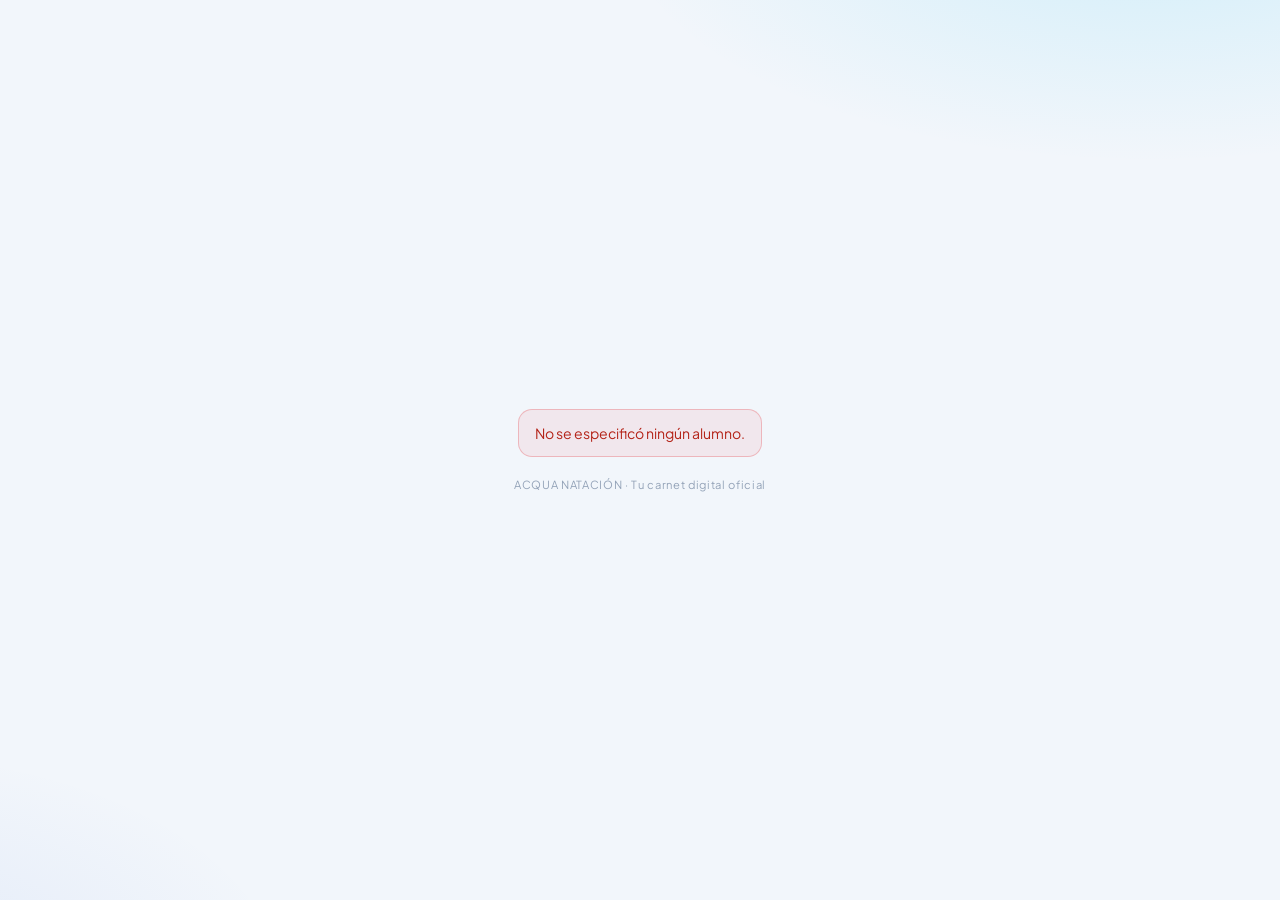
<file: carnet-acqua.html>
<!DOCTYPE html>
<html lang="es">
<head>
<meta charset="UTF-8">
<meta name="viewport" content="width=device-width, initial-scale=1.0">
<title>Carnet — ACQUA NATACIÓN</title>
<style>
*{box-sizing:border-box;margin:0;padding:0}
body{font-family:-apple-system,BlinkMacSystemFont,"Helvetica Neue",Arial,sans-serif;background:#F2F2F7;min-height:100vh;display:flex;flex-direction:column;align-items:center;justify-content:center;padding:2rem 1rem;gap:1.2rem}
canvas#carnetCanvas{border-radius:18px;box-shadow:0 8px 32px rgba(0,0,0,.4);max-width:100%}
.btns{display:flex;flex-direction:column;gap:10px;width:270px}
.btn{width:100%;padding:13px;border:none;border-radius:12px;font-size:.95rem;font-weight:700;cursor:pointer;display:flex;align-items:center;justify-content:center;gap:8px;transition:opacity .2s}
.btn-primary{background:linear-gradient(135deg,#03045E,#0077B6);color:#fff}
.btn-wa{background:#25D366;color:#fff}
.btn:hover{opacity:.88}
.btn:disabled{opacity:.5;cursor:not-allowed}
.loading{text-align:center;color:#6B7280;font-size:.9rem;padding:2rem}
.error{color:#EF4444;text-align:center;font-size:.88rem;max-width:270px}
.footer{font-size:.7rem;color:#9CA3AF;text-align:center}
</style>
<link rel="preconnect" href="https://fonts.googleapis.com">
<link rel="preconnect" href="https://fonts.gstatic.com" crossorigin>
<link href="https://fonts.googleapis.com/css2?family=Bricolage+Grotesque:opsz,wght@12..96,600;12..96,700;12..96,800&family=Plus+Jakarta+Sans:wght@400;500;600;700;800&display=swap" rel="stylesheet">
<meta name="theme-color" content="#071A3F">
<style id="acqua-theme">/* Tema ACQUA "Agua premium" v2 — capa visual unificada */
:root{--a-navy:#071A3F;--a-blue:#1A56DB;--a-blue2:#2F6FEB;--a-blue3:#1240A8;--a-cyan:#22C3F0;--a-cyan2:#A5E8FB;--a-ink:#0A1A33;--a-ink2:#2E4160;--a-muted:#5A6B85;--a-line:#E2E9F2;--a-soft:#F6F9FD;--a-ok:#0E9F6E;
--a-water:radial-gradient(120% 80% at 100% 0%,rgba(34,195,240,.45) 0%,rgba(34,195,240,0) 55%),radial-gradient(90% 90% at 0% 100%,rgba(47,111,235,.55) 0%,rgba(47,111,235,0) 60%),linear-gradient(150deg,#071A3F 0%,#0B2A63 55%,#1240A8 100%)}
body{font-family:'Plus Jakarta Sans',-apple-system,BlinkMacSystemFont,"Segoe UI",Roboto,sans-serif !important;background:radial-gradient(900px 420px at 90% -10%,rgba(34,195,240,.16),transparent 60%),radial-gradient(700px 400px at -10% 110%,rgba(26,86,219,.08),transparent 60%),#F2F6FB !important;color:var(--a-ink);-webkit-font-smoothing:antialiased}
button,input,select,textarea{font-family:inherit}
@keyframes a-rise{from{opacity:0;transform:translateY(12px)}to{opacity:1;transform:none}}
@keyframes a-pop{from{opacity:0;transform:scale(.8)}to{opacity:1;transform:none}}
@media (prefers-reduced-motion:reduce){*{animation:none!important;transition:none!important}}

canvas#carnetCanvas{border-radius:22px !important;box-shadow:0 30px 60px -20px rgba(4,15,38,.55) !important;animation:a-rise .6s cubic-bezier(.22,1,.36,1)}
.btns{width:300px !important}
.btn{border-radius:999px !important;min-height:52px;font-weight:800 !important;transition:transform .15s,box-shadow .15s !important}
.btn svg{width:19px;height:19px}
.btn-primary{background:linear-gradient(180deg,#2F6FEB,#1A56DB) !important;box-shadow:0 12px 26px -8px rgba(26,86,219,.65)}
.btn-wa{background:#1FAF54 !important;box-shadow:0 12px 26px -10px rgba(31,175,84,.7)}
.btn:hover{opacity:1 !important;transform:translateY(-1px)}
.loading{display:flex;flex-direction:column;align-items:center;gap:14px;color:var(--a-muted) !important}
.loading::before{content:"";width:38px;height:38px;border-radius:50%;border:3px solid rgba(26,86,219,.15);border-top-color:var(--a-blue);animation:a-spin .8s linear infinite}
@keyframes a-spin{to{transform:rotate(360deg)}}
.error{background:rgba(229,72,77,.08);border:1px solid rgba(229,72,77,.3);border-radius:14px;padding:14px 16px;color:#B42318 !important;max-width:320px !important}
.footer{color:#94A3B8 !important;letter-spacing:.06em}
</style>
</head>
<body>

<div id="loading" class="loading">Cargando carnet...</div>
<div id="errorBox" class="error" style="display:none"></div>
<canvas id="carnetCanvas" width="540" height="900" style="display:none"></canvas>
<div class="btns" id="btns" style="display:none">
  <button class="btn btn-primary" id="btnGuardar"><svg viewBox="0 0 24 24" fill="none" stroke="currentColor" stroke-width="2.2" stroke-linecap="round" stroke-linejoin="round" aria-hidden="true"><path d="M21 15v4a2 2 0 0 1-2 2H5a2 2 0 0 1-2-2v-4"/><path d="M7 10l5 5 5-5"/><path d="M12 15V3"/></svg>Guardar imagen del carnet</button>
  <button class="btn btn-wa" id="btnWA"><svg viewBox="0 0 24 24" fill="none" stroke="currentColor" stroke-width="2.2" stroke-linecap="round" stroke-linejoin="round" aria-hidden="true"><path d="M21 11.5a8.4 8.4 0 0 1-12.4 7.4L3 20l1.3-5.2A8.4 8.4 0 1 1 21 11.5Z"/></svg>Compartir por WhatsApp</button>
</div>
<p class="footer">ACQUA NATACIÓN · Tu carnet digital oficial</p>

<script>
const SUPABASE_URL      = "https://sokfsbzzmrpijkmlpmag.supabase.co";
const SUPABASE_ANON_KEY = "eyJhbGciOiJIUzI1NiIsInR5cCI6IkpXVCJ9.eyJpc3MiOiJzdXBhYmFzZSIsInJlZiI6InNva2ZzYnp6bXJwaWprbWxwbWFnIiwicm9sZSI6ImFub24iLCJpYXQiOjE3Nzg2MzYyNDgsImV4cCI6MjA5NDIxMjI0OH0.bor86ohZ-u9sUl_Lr85vDHhaw7rMyCRuNiX1ZAHVSaM";
const CAT_MAP           = {Nino:"Infantil",Adulto:"Adulto",Matronatacion:"Matronatacion","Practica libre":"Practica libre","Infantil":"Infantil"};
const W=540, H=900; // canvas 2x del carnet (270x450 * 2)

/* ── QR ─────────────────────────────────────────────────── */
function qrSvg(text){const modules=qrMatrix(text);const border=4,size=modules.length+border*2;const dark=[];for(let y=0;y<modules.length;y++)for(let x=0;x<modules.length;x++)if(modules[y][x])dark.push(`M${x+border},${y+border}h1v1h-1z`);return `<svg xmlns="http://www.w3.org/2000/svg" viewBox="0 0 ${size} ${size}"><rect width="${size}" height="${size}" fill="#fff"/><path d="${dark.join(" ")}" fill="#111827"/></svg>`;}
function qrMatrix(text){const masks=Array.from({length:8},(_,m)=>buildQrMatrix(text,m));masks.sort((a,b)=>penaltyScore(a)-penaltyScore(b));return masks[0];}
function buildQrMatrix(text,mask){const version=4,size=version*4+17,dcw=80,ecw=20;const mod=Array.from({length:size},()=>Array(size).fill(false));const res=Array.from({length:size},()=>Array(size).fill(false));function sf(x,y,d){mod[y][x]=Boolean(d);res[y][x]=true;}function rv(x,y){res[y][x]=true;}function df(l,t){for(let dy=-1;dy<=7;dy++)for(let dx=-1;dx<=7;dx++){const x=l+dx,y=t+dy;if(x<0||y<0||x>=size||y>=size)continue;const d=dx>=0&&dx<=6&&dy>=0&&dy<=6&&(dx===0||dx===6||dy===0||dy===6||(dx>=2&&dx<=4&&dy>=2&&dy<=4));sf(x,y,d);}}function da(cx,cy){for(let dy=-2;dy<=2;dy++)for(let dx=-2;dx<=2;dx++)sf(cx+dx,cy+dy,Math.max(Math.abs(dx),Math.abs(dy))!==1);}function dt(){for(let i=8;i<size-8;i++){sf(i,6,i%2===0);sf(6,i,i%2===0);}}function rf(){for(let i=0;i<=8;i++)if(i!==6){rv(8,i);rv(i,8);}for(let i=0;i<8;i++)rv(size-1-i,8);for(let i=0;i<7;i++)rv(8,size-1-i);}function pd(cw){let bi=0,up=true;for(let r=size-1;r>=1;r-=2){if(r===6)r-=1;for(let v=0;v<size;v++){const y=up?size-1-v:v;for(let c=0;c<2;c++){const x=r-c;if(res[y][x])continue;const bit=bi<cw.length*8?((cw[Math.floor(bi/8)]>>>(7-(bi%8)))&1)===1:false;mod[y][x]=bit!==mb(mask,x,y);bi++;}}up=!up;}}function fb(mv){const bits=fmtB(1,mv);for(let i=0;i<=5;i++)sf(8,i,ba(bits,i));sf(8,7,ba(bits,6));sf(8,8,ba(bits,7));sf(7,8,ba(bits,8));for(let i=9;i<15;i++)sf(14-i,8,ba(bits,i));for(let i=0;i<8;i++)sf(size-1-i,8,ba(bits,i));for(let i=8;i<15;i++)sf(8,size-15+i,ba(bits,i));sf(8,size-8,true);}df(0,0);df(size-7,0);df(0,size-7);da(26,26);dt();rf();sf(8,size-8,true);const data=eqd(text,dcw);const ecc=rsr(data,ecw);pd(data.concat(ecc));fb(mask);return mod;}
function eqd(t,dcw){const bytes=Array.from(new TextEncoder().encode(t));if(bytes.length>78)throw new Error("too long");const bits=[];function ab(v,l){for(let i=l-1;i>=0;i--)bits.push((v>>>i)&1);}ab(4,4);ab(bytes.length,8);bytes.forEach(b=>ab(b,8));const cap=dcw*8;ab(0,Math.min(4,cap-bits.length));while(bits.length%8)bits.push(0);const cw=[];for(let i=0;i<bits.length;i+=8){let v=0;for(let j=0;j<8;j++)v=(v<<1)|bits[i+j];cw.push(v);}for(let p=0xec;cw.length<dcw;p=p===0xec?0x11:0xec)cw.push(p);return cw;}
function fmtB(e,m){const d=(e<<3)|m;let r=d<<10;for(let i=14;i>=10;i--)if(((r>>>i)&1)!==0)r^=0x537<<(i-10);return((d<<10)|r)^0x5412;}
function ba(v,i){return((v>>>i)&1)!==0;}
function mb(m,x,y){switch(m){case 0:return(x+y)%2===0;case 1:return y%2===0;case 2:return x%3===0;case 3:return(x+y)%3===0;case 4:return(Math.floor(y/2)+Math.floor(x/3))%2===0;case 5:return((x*y)%2)+((x*y)%3)===0;case 6:return(((x*y)%2)+((x*y)%3))%2===0;case 7:return(((x+y)%2)+((x*y)%3))%2===0;default:return false;}}
function penaltyScore(M){const s=M.length;let sc=0;for(let y=0;y<s;y++){let rc=M[y][0],rl=1;for(let x=1;x<s;x++){if(M[y][x]===rc){rl++;if(rl===5)sc+=3;else if(rl>5)sc+=1;}else{rc=M[y][x];rl=1;}}}for(let x=0;x<s;x++){let rc=M[0][x],rl=1;for(let y=1;y<s;y++){if(M[y][x]===rc){rl++;if(rl===5)sc+=3;else if(rl>5)sc+=1;}else{rc=M[y][x];rl=1;}}}for(let y=0;y<s-1;y++)for(let x=0;x<s-1;x++){const c=M[y][x];if(c===M[y][x+1]&&c===M[y+1][x]&&c===M[y+1][x+1])sc+=3;}const dk=M.flat().filter(Boolean).length;sc+=Math.floor(Math.abs((dk*100)/(s*s)-50)/5)*10;return sc;}
const gfE=Array(512).fill(0),gfL=Array(256).fill(0);let gV=1;for(let i=0;i<255;i++){gfE[i]=gV;gfL[gV]=i;gV<<=1;if(gV&0x100)gV^=0x11d;}for(let i=255;i<gfE.length;i++)gfE[i]=gfE[i-255];
function gM(l,r){if(!l||!r)return 0;return gfE[gfL[l]+gfL[r]];}
function rsd(deg){const r=Array(deg).fill(0);r[deg-1]=1;let root=1;for(let i=0;i<deg;i++){for(let j=0;j<r.length;j++){r[j]=gM(r[j],root);if(j+1<r.length)r[j]^=r[j+1];}root=gM(root,0x02);}return r;}
function rsr(data,deg){const div=rsd(deg),res=Array(deg).fill(0);data.forEach(b=>{const f=b^res.shift();res.push(0);div.forEach((c,i)=>{res[i]^=gM(c,f);});});return res;}

function svgToImg(svgStr){
  return new Promise(resolve=>{
    const blob=new Blob([svgStr],{type:"image/svg+xml"});
    const url=URL.createObjectURL(blob);
    const img=new Image();
    img.onload=()=>{URL.revokeObjectURL(url);resolve(img);};
    img.src=url;
  });
}

function loadImg(src){
  return new Promise((resolve,reject)=>{
    const img=new Image();
    img.crossOrigin="anonymous";
    img.onload=()=>resolve(img);
    img.onerror=()=>reject(new Error("No se pudo cargar: "+src));
    img.src=src;
  });
}

function roundRect(ctx,x,y,w,h,r){
  ctx.beginPath();
  ctx.moveTo(x+r,y);
  ctx.lineTo(x+w-r,y);
  ctx.quadraticCurveTo(x+w,y,x+w,y+r);
  ctx.lineTo(x+w,y+h-r);
  ctx.quadraticCurveTo(x+w,y+h,x+w-r,y+h);
  ctx.lineTo(x+r,y+h);
  ctx.quadraticCurveTo(x,y+h,x,y+h-r);
  ctx.lineTo(x,y+r);
  ctx.quadraticCurveTo(x,y,x+r,y);
  ctx.closePath();
}

const PRACTICA_LIBRE_PLANS=["1_practica","8_practicas"];
const DIAS_VIGENCIA={"1_practica":30,"1_grupal":30,"1_matronat":30,"8_practicas":30,"5_vacacional":30,"obsequio_1":30,"obsequio_2":30,"obsequio_3":30,"anual":365,"anual_4":365,"anual_9":365,"anual_13":365};
function diasVigenciaPlan(planType){ return DIAS_VIGENCIA[planType] || 30; }

async function drawCarnet(student){
  const canvas=document.getElementById("carnetCanvas");
  const ctx=canvas.getContext("2d");

  // Escala 2x para alta resolución
  const scale=2;
  const cw=270*scale, ch=450*scale;
  canvas.width=cw; canvas.height=ch;
  canvas.style.width="270px"; canvas.style.height="450px";

  // 1. Fondo redondeado
  roundRect(ctx,0,0,cw,ch,18*scale);
  ctx.clip();

  // 2. Imagen de plantilla de fondo
  try {
    const bg=await loadImg("assets/carnet-Acqua.jpg");
    ctx.drawImage(bg,0,0,cw,ch);
  } catch(e){
    // Fallback: fondo azul si no carga la imagen
    const grad=ctx.createLinearGradient(0,0,0,ch);
    grad.addColorStop(0,"#03045E"); grad.addColorStop(1,"#0077B6");
    ctx.fillStyle=grad; ctx.fillRect(0,0,cw,ch);
  }

  // 3. QR code
  const qrUrl="https://app-acqua.netlify.app/?checkin="+encodeURIComponent(student.code);
  const qrImg=await svgToImg(qrSvg(qrUrl));
  const qrX=cw*0.145, qrY=cw*0.25, qrS=cw*0.71;
  // Caja blanca detrás del QR
  const pad=8*scale;
  ctx.fillStyle="#ffffff";
  roundRect(ctx,qrX-pad,qrY-pad,qrS+pad*2,qrS+pad*2,10*scale);
  ctx.fill();
  ctx.drawImage(qrImg,qrX,qrY,qrS,qrS);

  // 4. Nombre del alumno
  const parts=student.name.toUpperCase().trim().split(/\s+/);
  const si=parts.length>=4?2:1;
  const nombre1=parts.slice(0,si).join(" ");
  const nombre2=parts.slice(si).join(" ");

  const nameY=ch*0.67;
  ctx.textAlign="center";
  ctx.fillStyle="#0a2472";
  ctx.font=`800 ${23*scale}px -apple-system,BlinkMacSystemFont,Arial,sans-serif`;
  ctx.fillText(nombre1,cw/2,nameY);
  if(nombre2) ctx.fillText(nombre2,cw/2,nameY+28*scale);

  // 5. Categoría en naranja
  const cat=CAT_MAP[student.category]||student.category||"";
  ctx.fillStyle="#FF6B00";
  ctx.font=`800 ${16*scale}px -apple-system,BlinkMacSystemFont,Arial,sans-serif`;
  ctx.fillText(cat,cw/2,nameY+(nombre2?58:32)*scale);

  // 5b. Codigo de carnet
  ctx.fillStyle="#0a2472";
  ctx.font=`700 ${12*scale}px -apple-system,BlinkMacSystemFont,Arial,sans-serif`;
  ctx.fillText(student.code,cw/2,nameY+(nombre2?78:52)*scale);

  // 6. Días restantes
  ctx.fillStyle="#0a2472";
  ctx.font=`600 ${12*scale}px -apple-system,BlinkMacSystemFont,Arial,sans-serif`;
  (function(){ const d=diasVigenciaPlan(student.plan_type); const y=nameY+(nombre2?96:72)*scale; ctx.fillText(d>=365?"Vigencia: 1 año":"Vigencia: "+d+" días",cw/2,y,150*scale); ctx.font=`500 ${10*scale}px -apple-system,BlinkMacSystemFont,Arial,sans-serif`; ctx.fillStyle="#33508f"; ctx.fillText("desde tu primera clase",cw/2,y+13*scale,150*scale); })();

  // 7. "DESDE 2015"
  ctx.fillStyle="#6688bb";
  ctx.font=`700 ${10*scale}px -apple-system,BlinkMacSystemFont,Arial,sans-serif`;
  ctx.letterSpacing=(3*scale)+"px";
  ctx.fillText("DESDE 2015",cw/2,ch*0.965);

  canvas.style.display="block";
  document.getElementById("btns").style.display="flex";
  document.getElementById("loading").style.display="none";
}

async function init(){
  const params=new URLSearchParams(location.search);
  const studentCode=params.get("alumno");
  if(!studentCode){
    document.getElementById("loading").style.display="none";
    document.getElementById("errorBox").textContent="No se especificó ningún alumno.";
    document.getElementById("errorBox").style.display="block";
    return;
  }
  try {
    const res=await fetch(SUPABASE_URL+"/rest/v1/rpc/carnet_publico",
      {method:"POST",cache:"no-store",headers:{"Content-Type":"application/json",apikey:SUPABASE_ANON_KEY,Authorization:"Bearer "+SUPABASE_ANON_KEY},
       body:JSON.stringify({p_code:studentCode})});
    if(!res.ok) throw new Error("No se pudo conectar");
    const student=await res.json();
    if(!student) throw new Error("Alumno no encontrado");
    document.title="Carnet "+student.name+" — ACQUA NATACIÓN";
    await drawCarnet(student);
    setupBtns(student);
  } catch(e){
    document.getElementById("loading").style.display="none";
    document.getElementById("errorBox").textContent="No se pudo cargar el carnet: "+e.message;
    document.getElementById("errorBox").style.display="block";
  }
}

function setupBtns(student){
  const canvas=document.getElementById("carnetCanvas");

  document.getElementById("btnGuardar").onclick=function(){
    const link=document.createElement("a");
    link.download="carnet-"+student.code+".png";
    link.href=canvas.toDataURL("image/png");
    link.click();
  };

  document.getElementById("btnWA").onclick=async function(){
    const url="https://app-acqua.netlify.app/carnet-acqua.html?alumno="+encodeURIComponent(student.code);
    const msg="Hola "+student.name.split(" ")[0]+"! Aqui esta tu carnet digital de ACQUA NATACION:\n\n"+url+"\n\nAbre el enlace para ver tu carnet y guardarlo como imagen en tu celular.";
    canvas.toBlob(async function(blob){
      if(navigator.share&&navigator.canShare&&navigator.canShare({files:[new File([blob],"carnet.png",{type:"image/png"})]})){
        try{ await navigator.share({title:"Mi carnet ACQUA",text:msg,files:[new File([blob],"carnet-"+student.code+".png",{type:"image/png"})]}); return; }
        catch(e){}
      }
      window.open("https://wa.me/?text="+encodeURIComponent(msg),"_blank","noopener");
    },"image/png");
  };
}

init();
</script>
</body>
</html>
</file>
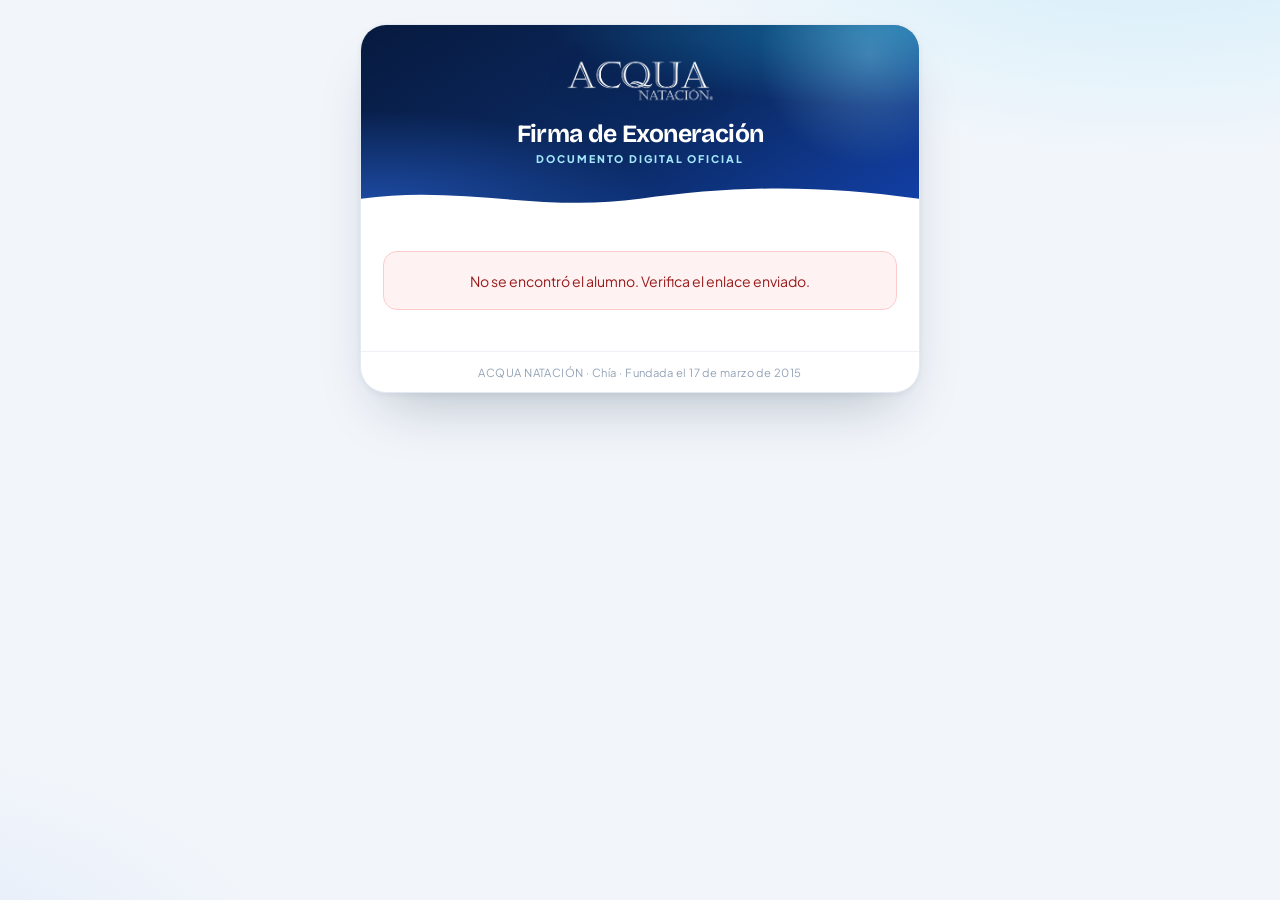
<file: firma-acqua.html>
<!DOCTYPE html>
<html lang="es">
<head>
<meta charset="UTF-8">
<meta name="viewport" content="width=device-width, initial-scale=1.0">
<title>Firma de Exoneración — ACQUA NATACIÓN</title>
<style>
*{box-sizing:border-box;margin:0;padding:0}
body{font-family:-apple-system,BlinkMacSystemFont,"Helvetica Neue",Arial,sans-serif;background:#F2F2F7;min-height:100vh;padding:1.5rem 1rem}
.card{max-width:480px;margin:0 auto;background:#fff;border-radius:20px;overflow:hidden;box-shadow:0 8px 32px rgba(0,0,0,.12)}
.card-header{background:linear-gradient(135deg,#03045E 0%,#0077B6 100%);padding:1.6rem 1.4rem;color:#fff;text-align:center}
.card-header img{height:44px;margin-bottom:8px;filter:brightness(0) invert(1);object-fit:contain}
.card-header h1{font-size:1.2rem;font-weight:700;letter-spacing:.02em}
.card-header p{font-size:.75rem;opacity:.75;margin-top:3px;letter-spacing:.08em;text-transform:uppercase}
.card-body{padding:1.4rem}
.student-badge{background:#EFF6FF;border:1px solid #BFDBFE;border-radius:12px;padding:10px 14px;margin-bottom:1.2rem;font-size:.88rem}
.student-badge strong{display:block;color:#1E40AF;font-size:1rem;margin-bottom:2px}
.student-badge span{color:#6B7280}
h2{font-size:.95rem;font-weight:700;color:#0a2472;margin:0 0 10px}
ol{padding-left:18px;display:grid;gap:9px;font-size:.82rem;line-height:1.6;color:#374151}
ol li strong{color:#0a2472}
.form-section{margin-top:1.4rem;display:grid;gap:12px}
.field label{display:block;font-size:.75rem;font-weight:600;color:#6B7280;margin-bottom:4px;text-transform:uppercase;letter-spacing:.06em}
.field input{width:100%;padding:11px 14px;border:1.5px solid #E5E7EB;border-radius:10px;font-size:.95rem;color:#111;outline:none;transition:border-color .2s}
.field input:focus{border-color:#0077B6}
.consent-wrap{display:flex;align-items:flex-start;gap:10px;background:#F8FAFF;border:1px solid #BFDBFE;border-radius:10px;padding:12px}
.consent-wrap input[type=checkbox]{width:20px;height:20px;flex-shrink:0;margin-top:2px;accent-color:#0077B6;cursor:pointer}
.consent-wrap span{font-size:.82rem;color:#374151;line-height:1.5}
.btn-sign{width:100%;padding:15px;background:linear-gradient(135deg,#03045E,#0077B6);color:#fff;border:none;border-radius:12px;font-size:1rem;font-weight:700;cursor:pointer;margin-top:4px;display:flex;align-items:center;justify-content:center;gap:8px;transition:opacity .2s}
.btn-sign:hover{opacity:.9}
.btn-sign:disabled{opacity:.5;cursor:not-allowed}
.success-box{display:none;text-align:center;padding:2rem 1rem}
.success-icon{width:72px;height:72px;border-radius:50%;background:linear-gradient(135deg,#34C759,#2da44e);color:#fff;font-size:2.5rem;line-height:72px;margin:0 auto 1rem}
.success-title{font-size:1.2rem;font-weight:800;color:#0a2472;margin-bottom:6px}
.success-sub{font-size:.85rem;color:#6B7280;margin-bottom:1.2rem}
.success-meta{background:#F0FDF4;border:1px solid #BBF7D0;border-radius:10px;padding:10px 14px;font-size:.82rem;color:#166534;text-align:left}
.footer{text-align:center;padding:.8rem;font-size:.7rem;color:#9CA3AF;border-top:1px solid #F3F4F6}
.error-box{background:#FEF2F2;border:1px solid #FECACA;border-radius:12px;padding:1.2rem;text-align:center;color:#991B1B;font-size:.88rem;margin:1rem 0}
</style>
<link rel="preconnect" href="https://fonts.googleapis.com">
<link rel="preconnect" href="https://fonts.gstatic.com" crossorigin>
<link href="https://fonts.googleapis.com/css2?family=Bricolage+Grotesque:opsz,wght@12..96,600;12..96,700;12..96,800&family=Plus+Jakarta+Sans:wght@400;500;600;700;800&display=swap" rel="stylesheet">
<meta name="theme-color" content="#071A3F">
<style id="acqua-theme">/* Tema ACQUA "Agua premium" v2 — capa visual unificada */
:root{--a-navy:#071A3F;--a-blue:#1A56DB;--a-blue2:#2F6FEB;--a-blue3:#1240A8;--a-cyan:#22C3F0;--a-cyan2:#A5E8FB;--a-ink:#0A1A33;--a-ink2:#2E4160;--a-muted:#5A6B85;--a-line:#E2E9F2;--a-soft:#F6F9FD;--a-ok:#0E9F6E;
--a-water:radial-gradient(120% 80% at 100% 0%,rgba(34,195,240,.45) 0%,rgba(34,195,240,0) 55%),radial-gradient(90% 90% at 0% 100%,rgba(47,111,235,.55) 0%,rgba(47,111,235,0) 60%),linear-gradient(150deg,#071A3F 0%,#0B2A63 55%,#1240A8 100%)}
body{font-family:'Plus Jakarta Sans',-apple-system,BlinkMacSystemFont,"Segoe UI",Roboto,sans-serif !important;background:radial-gradient(900px 420px at 90% -10%,rgba(34,195,240,.16),transparent 60%),radial-gradient(700px 400px at -10% 110%,rgba(26,86,219,.08),transparent 60%),#F2F6FB !important;color:var(--a-ink);-webkit-font-smoothing:antialiased}
button,input,select,textarea{font-family:inherit}
@keyframes a-rise{from{opacity:0;transform:translateY(12px)}to{opacity:1;transform:none}}
@keyframes a-pop{from{opacity:0;transform:scale(.8)}to{opacity:1;transform:none}}
@media (prefers-reduced-motion:reduce){*{animation:none!important;transition:none!important}}

.card{border-radius:26px !important;border:1px solid var(--a-line);box-shadow:0 2px 6px rgba(10,26,51,.05),0 30px 60px -24px rgba(10,26,51,.28) !important;animation:a-rise .5s cubic-bezier(.22,1,.36,1)}
.card-header{position:relative;overflow:hidden;background:var(--a-water) !important;padding:2rem 1.4rem 2.8rem !important}
.card-header::before{content:"";position:absolute;right:-70px;top:-90px;width:240px;height:240px;border-radius:50%;background:radial-gradient(circle,rgba(165,232,251,.3),transparent 65%)}
.card-header::after{content:"";position:absolute;left:0;right:0;bottom:-1px;height:26px;background:url("data:image/svg+xml,%3Csvg xmlns='http://www.w3.org/2000/svg' viewBox='0 0 400 30' preserveAspectRatio='none'%3E%3Cpath d='M0 16 C70 0 130 32 200 16 S330 0 400 16 V30 H0Z' fill='%23fff'/%3E%3C/svg%3E") bottom/100% 26px no-repeat}
.card-header img{position:relative;height:46px !important;filter:drop-shadow(0 4px 14px rgba(0,0,0,.25)) !important}
.card-header h1{position:relative;font-family:'Bricolage Grotesque','Plus Jakarta Sans',sans-serif;font-size:1.55rem !important;font-weight:700 !important;letter-spacing:-.025em !important;margin-top:4px}
.card-header p{position:relative;color:var(--a-cyan2) !important;opacity:1 !important;font-weight:800;letter-spacing:.18em !important;font-size:.66rem !important}
.section-title{display:flex;align-items:center;gap:10px;color:var(--a-blue) !important;border:0 !important;font-weight:800 !important;letter-spacing:.14em !important;font-size:.68rem !important}
.section-title::after{content:"";flex:1;height:1px;background:var(--a-line)}
.field label{text-transform:none !important;letter-spacing:0 !important;font-size:.8rem !important;color:var(--a-ink2) !important;font-weight:650 !important;margin-bottom:6px !important}
.field input,.field select,.field textarea{background:var(--a-soft) !important;border:1px solid var(--a-line) !important;border-radius:12px !important;min-height:46px;font-size:16px !important;color:var(--a-ink) !important;font-weight:500;transition:border-color .15s,box-shadow .15s,background .15s}
.field input:hover,.field select:hover,.field textarea:hover{border-color:#CBD6E4 !important}
.field input:focus,.field select:focus,.field textarea:focus{border-color:var(--a-blue) !important;background:#fff !important;box-shadow:0 0 0 4px rgba(26,86,219,.16)}
.field .req{color:#E5484D !important}
.btn-submit,.btn-sign{background:linear-gradient(180deg,var(--a-blue2),var(--a-blue)) !important;border-radius:999px !important;min-height:56px;font-weight:800 !important;letter-spacing:-.005em;box-shadow:0 1px 2px rgba(10,26,51,.12),0 12px 26px -8px rgba(26,86,219,.65);transition:transform .15s,box-shadow .15s,opacity .15s !important}
.btn-submit:hover,.btn-sign:hover{opacity:1 !important;transform:translateY(-1px);box-shadow:0 1px 2px rgba(10,26,51,.12),0 16px 30px -8px rgba(26,86,219,.75)}
.btn-submit:active,.btn-sign:active{transform:scale(.98)}
.success-icon{width:84px !important;height:84px !important;line-height:84px !important;font-size:2.6rem !important;background:radial-gradient(120% 120% at 30% 20%,#34D399,var(--a-ok) 60%,#047857) !important;box-shadow:0 0 0 10px rgba(14,159,110,.12),0 14px 30px -10px rgba(14,159,110,.7);animation:a-pop .45s cubic-bezier(.34,1.56,.64,1)}
.success-title{font-family:'Bricolage Grotesque',sans-serif;color:var(--a-navy) !important;font-size:1.5rem !important;font-weight:700 !important;letter-spacing:-.02em}
.success-sub{color:var(--a-muted) !important}
.success-code{font-family:'Bricolage Grotesque',sans-serif;background:rgba(26,86,219,.07) !important;border:1.5px dashed rgba(26,86,219,.4) !important;color:var(--a-blue3) !important;font-size:1.8rem !important;letter-spacing:.06em;border-radius:16px !important;padding:10px 22px !important}
.success-meta{border-radius:14px !important}
.error-msg,.error-box{border-radius:14px !important}
.footer{color:#94A3B8 !important;border-top-color:#EEF2F7 !important;letter-spacing:.04em}

/* ── Kit de formularios ACQUA ── */
.field{margin-bottom:14px}
.field label,.field>span{display:block;text-transform:none !important;letter-spacing:-.005em !important;font-size:.84rem !important;font-weight:700 !important;color:var(--a-ink2) !important;margin-bottom:7px !important}
.field input:not([type=checkbox]):not([type=radio]),.field select,.field textarea{
  width:100%;min-height:52px !important;padding:12px 15px !important;border-radius:15px !important;
  background-color:#fff !important;border:1.5px solid #DCE5EF !important;color:var(--a-ink) !important;font-size:16px !important;font-weight:500;
  box-shadow:inset 0 1px 2px rgba(10,26,51,.04) !important;transition:border-color .15s,box-shadow .2s,background-color .15s;-webkit-appearance:none;appearance:none}
.field input[type=date]{min-width:0}
.field textarea{min-height:100px !important;line-height:1.5}
.field select{background-image:url("data:image/svg+xml,%3Csvg xmlns='http://www.w3.org/2000/svg' viewBox='0 0 24 24' fill='none' stroke='%235A6B85' stroke-width='2.2' stroke-linecap='round' stroke-linejoin='round'%3E%3Cpath d='m6 9 6 6 6-6'/%3E%3C/svg%3E") !important;background-repeat:no-repeat !important;background-position:right 14px center !important;background-size:18px !important;padding-right:42px !important}
.field input::placeholder,.field textarea::placeholder{color:#A3B1C4 !important}
.field input:hover,.field select:hover,.field textarea:hover{border-color:#C3D1E2 !important}
.field input:focus,.field select:focus,.field textarea:focus{outline:none;border-color:var(--a-blue) !important;box-shadow:0 0 0 4px rgba(26,86,219,.15) !important}
.field input[readonly]{background-color:#F1F5FA !important;color:var(--a-ink2) !important}
.field input:not([type=checkbox]):not([type=radio])[name="name"],
.field input:not([type=checkbox]):not([type=radio])[name="guestName"],
.field input:not([type=checkbox]):not([type=radio])[name="signatureName"],
.field input:not([type=checkbox]):not([type=radio])[name="pname"],
.field input:not([type=checkbox]):not([type=radio])[name="sname"],
.field input:not([type=checkbox]):not([type=radio])[id="signName"]{background-image:url("data:image/svg+xml,%3Csvg xmlns='http://www.w3.org/2000/svg' viewBox='0 0 24 24' fill='none' stroke='%2394A3B8' stroke-width='2' stroke-linecap='round' stroke-linejoin='round'%3E%3Ccircle cx=%2212%22 cy=%228%22 r=%224%22/%3E%3Cpath d=%22M20 21a8 8 0 0 0-16 0%22/%3E%3C/svg%3E") !important;background-repeat:no-repeat !important;background-position:14px 50% !important;background-size:18px !important;padding-left:44px !important}
.field input:not([type=checkbox]):not([type=radio])[name="responsible"],
.field input:not([type=checkbox]):not([type=radio])[name="emname"],
.field input:not([type=checkbox]):not([type=radio])[name="tname"],
.field input:not([type=checkbox]):not([type=radio])[name="trel"]{background-image:url("data:image/svg+xml,%3Csvg xmlns='http://www.w3.org/2000/svg' viewBox='0 0 24 24' fill='none' stroke='%2394A3B8' stroke-width='2' stroke-linecap='round' stroke-linejoin='round'%3E%3Cpath d=%22M16 21v-2a4 4 0 0 0-4-4H6a4 4 0 0 0-4 4v2%22/%3E%3Ccircle cx=%229%22 cy=%227%22 r=%224%22/%3E%3Cpath d=%22M22 21v-2a4 4 0 0 0-3-3.87M16 3.13a4 4 0 0 1 0 7.75%22/%3E%3C/svg%3E") !important;background-repeat:no-repeat !important;background-position:14px 50% !important;background-size:18px !important;padding-left:44px !important}
.field input:not([type=checkbox]):not([type=radio])[name="documento"],
.field input:not([type=checkbox]):not([type=radio])[name="signatureDocument"],
.field input:not([type=checkbox]):not([type=radio])[name="pdoc"],
.field input:not([type=checkbox]):not([type=radio])[name="tdoc"],
.field input:not([type=checkbox]):not([type=radio])[name="sdoc"],
.field input:not([type=checkbox]):not([type=radio])[name="vdoc"],
.field input:not([type=checkbox]):not([type=radio])[id="signDoc"]{background-image:url("data:image/svg+xml,%3Csvg xmlns='http://www.w3.org/2000/svg' viewBox='0 0 24 24' fill='none' stroke='%2394A3B8' stroke-width='2' stroke-linecap='round' stroke-linejoin='round'%3E%3Crect x=%222%22 y=%225%22 width=%2220%22 height=%2214%22 rx=%223%22/%3E%3Ccircle cx=%228%22 cy=%2212%22 r=%222.2%22/%3E%3Cpath d=%22M14 10h4M14 14h3%22/%3E%3C/svg%3E") !important;background-repeat:no-repeat !important;background-position:14px 50% !important;background-size:18px !important;padding-left:44px !important}
.field input:not([type=checkbox]):not([type=radio])[name="phone"],
.field input:not([type=checkbox]):not([type=radio])[name="phoneAcudiente"],
.field input:not([type=checkbox]):not([type=radio])[name="guestPhone"],
.field input:not([type=checkbox]):not([type=radio])[name="pphone"],
.field input:not([type=checkbox]):not([type=radio])[name="emphone"],
.field input:not([type=checkbox]):not([type=radio])[name="tphone"],
.field input:not([type=checkbox]):not([type=radio])[name="vtel"]{background-image:url("data:image/svg+xml,%3Csvg xmlns='http://www.w3.org/2000/svg' viewBox='0 0 24 24' fill='none' stroke='%2394A3B8' stroke-width='2' stroke-linecap='round' stroke-linejoin='round'%3E%3Cpath d=%22M22 16.9v3a2 2 0 0 1-2.2 2 19.8 19.8 0 0 1-8.6-3.1 19.5 19.5 0 0 1-6-6A19.8 19.8 0 0 1 2.1 4.2 2 2 0 0 1 4.1 2h3a2 2 0 0 1 2 1.7c.1.9.4 1.8.7 2.7a2 2 0 0 1-.5 2.1L8 9.8a16 16 0 0 0 6 6l1.3-1.3a2 2 0 0 1 2.1-.4c.9.3 1.8.6 2.7.7a2 2 0 0 1 1.7 2Z%22/%3E%3C/svg%3E") !important;background-repeat:no-repeat !important;background-position:14px 50% !important;background-size:18px !important;padding-left:44px !important}
.field input:not([type=checkbox]):not([type=radio])[name="email"],
.field input:not([type=checkbox]):not([type=radio])[name="pemail"]{background-image:url("data:image/svg+xml,%3Csvg xmlns='http://www.w3.org/2000/svg' viewBox='0 0 24 24' fill='none' stroke='%2394A3B8' stroke-width='2' stroke-linecap='round' stroke-linejoin='round'%3E%3Crect x=%222%22 y=%224%22 width=%2220%22 height=%2216%22 rx=%223%22/%3E%3Cpath d=%22m22 7-10 6L2 7%22/%3E%3C/svg%3E") !important;background-repeat:no-repeat !important;background-position:14px 50% !important;background-size:18px !important;padding-left:44px !important}
.field input:not([type=checkbox]):not([type=radio])[name="code"]{background-image:url("data:image/svg+xml,%3Csvg xmlns='http://www.w3.org/2000/svg' viewBox='0 0 24 24' fill='none' stroke='%2394A3B8' stroke-width='2' stroke-linecap='round' stroke-linejoin='round'%3E%3Cpath d=%22M4 9h16M4 15h16M10 3 8 21M16 3l-2 18%22/%3E%3C/svg%3E") !important;background-repeat:no-repeat !important;background-position:14px 50% !important;background-size:18px !important;padding-left:44px !important}
.field input:not([type=checkbox]):not([type=radio])[name="eventPlace"]{background-image:url("data:image/svg+xml,%3Csvg xmlns='http://www.w3.org/2000/svg' viewBox='0 0 24 24' fill='none' stroke='%2394A3B8' stroke-width='2' stroke-linecap='round' stroke-linejoin='round'%3E%3Cpath d=%22M20 10c0 5-8 12-8 12S4 15 4 10a8 8 0 1 1 16 0Z%22/%3E%3Ccircle cx=%2212%22 cy=%2210%22 r=%223%22/%3E%3C/svg%3E") !important;background-repeat:no-repeat !important;background-position:14px 50% !important;background-size:18px !important;padding-left:44px !important}
.field input:not([type=checkbox]):not([type=radio])[name="valor"],
.field input:not([type=checkbox]):not([type=radio])[name="eventValor"]{background-image:url("data:image/svg+xml,%3Csvg xmlns='http://www.w3.org/2000/svg' viewBox='0 0 24 24' fill='none' stroke='%2394A3B8' stroke-width='2' stroke-linecap='round' stroke-linejoin='round'%3E%3Cpath d=%22M12 2v20%22/%3E%3Cpath d=%22M17 5H9.5a3.5 3.5 0 0 0 0 7H14a3.5 3.5 0 0 1 0 7H6%22/%3E%3C/svg%3E") !important;background-repeat:no-repeat !important;background-position:14px 50% !important;background-size:18px !important;padding-left:44px !important}
.field input:not([type=checkbox]):not([type=radio])[name="eps"],
.field input:not([type=checkbox]):not([type=radio])[name="peps"]{background-image:url("data:image/svg+xml,%3Csvg xmlns='http://www.w3.org/2000/svg' viewBox='0 0 24 24' fill='none' stroke='%2394A3B8' stroke-width='2' stroke-linecap='round' stroke-linejoin='round'%3E%3Cpath d=%22M19 14c1.5-1.5 3-3.2 3-5.5A5.5 5.5 0 0 0 16.5 3c-1.8 0-3 .5-4.5 2-1.5-1.5-2.7-2-4.5-2A5.5 5.5 0 0 0 2 8.5c0 2.3 1.5 4 3 5.5l7 7Z%22/%3E%3C/svg%3E") !important;background-repeat:no-repeat !important;background-position:14px 50% !important;background-size:18px !important;padding-left:44px !important}
.field input:not([type=checkbox]):not([type=radio])[name="talla"],
.field input:not([type=checkbox]):not([type=radio])[name="pheight"]{background-image:url("data:image/svg+xml,%3Csvg xmlns='http://www.w3.org/2000/svg' viewBox='0 0 24 24' fill='none' stroke='%2394A3B8' stroke-width='2' stroke-linecap='round' stroke-linejoin='round'%3E%3Cpath d=%22M21.3 8.7 8.7 21.3a1 1 0 0 1-1.4 0l-4.6-4.6a1 1 0 0 1 0-1.4L15.3 2.7a1 1 0 0 1 1.4 0l4.6 4.6a1 1 0 0 1 0 1.4Z%22/%3E%3Cpath d=%22m7.5 10.5 2 2M10.5 7.5l2 2M13.5 4.5l2 2M4.5 13.5l2 2%22/%3E%3C/svg%3E") !important;background-repeat:no-repeat !important;background-position:14px 50% !important;background-size:18px !important;padding-left:44px !important}
.field input:not([type=checkbox]):not([type=radio])[name="peso"],
.field input:not([type=checkbox]):not([type=radio])[name="pweight"]{background-image:url("data:image/svg+xml,%3Csvg xmlns='http://www.w3.org/2000/svg' viewBox='0 0 24 24' fill='none' stroke='%2394A3B8' stroke-width='2' stroke-linecap='round' stroke-linejoin='round'%3E%3Ccircle cx=%2212%22 cy=%225%22 r=%223%22/%3E%3Cpath d=%22M6.5 8h11l3 13h-17Z%22/%3E%3C/svg%3E") !important;background-repeat:no-repeat !important;background-position:14px 50% !important;background-size:18px !important;padding-left:44px !important}
.field input:not([type=checkbox]):not([type=radio])[name="eventName"],
.field input:not([type=checkbox]):not([type=radio])[name="iEventName"],
.field input:not([type=checkbox]):not([type=radio])[name="concepto"],
.field input:not([type=checkbox]):not([type=radio])[name="eventOrganizador"],
.field input:not([type=checkbox]):not([type=radio])[name="iEventDesc"]{background-image:url("data:image/svg+xml,%3Csvg xmlns='http://www.w3.org/2000/svg' viewBox='0 0 24 24' fill='none' stroke='%2394A3B8' stroke-width='2' stroke-linecap='round' stroke-linejoin='round'%3E%3Cpath d=%22M12 2H2v10l9.3 9.3a1 1 0 0 0 1.4 0l8.6-8.6a1 1 0 0 0 0-1.4Z%22/%3E%3Ccircle cx=%227%22 cy=%227%22 r=%221.5%22/%3E%3C/svg%3E") !important;background-repeat:no-repeat !important;background-position:14px 50% !important;background-size:18px !important;padding-left:44px !important}
.field input:not([type=checkbox]):not([type=radio])[name="eventHorario"]{background-image:url("data:image/svg+xml,%3Csvg xmlns='http://www.w3.org/2000/svg' viewBox='0 0 24 24' fill='none' stroke='%2394A3B8' stroke-width='2' stroke-linecap='round' stroke-linejoin='round'%3E%3Ccircle cx=%2212%22 cy=%2212%22 r=%229%22/%3E%3Cpath d=%22M12 7v5l3 2%22/%3E%3C/svg%3E") !important;background-repeat:no-repeat !important;background-position:14px 50% !important;background-size:18px !important;padding-left:44px !important}
.req{color:#E5484D !important}
.hint{position:relative;padding:10px 12px 10px 40px !important;margin:2px 0 14px !important;border-radius:14px;background:#F2F7FF url("data:image/svg+xml,%3Csvg xmlns='http://www.w3.org/2000/svg' viewBox='0 0 24 24' fill='none' stroke='%231A56DB' stroke-width='2' stroke-linecap='round' stroke-linejoin='round'%3E%3Ccircle cx=%2212%22 cy=%2212%22 r=%229%22/%3E%3Cpath d=%22M12 16v-4M12 8h.01%22/%3E%3C/svg%3E") no-repeat 12px 11px/18px;color:#3B4D6B !important;font-size:.82rem !important;line-height:1.5}
.alert{position:relative;padding:12px 14px 12px 42px !important;border-radius:14px !important;font-size:.86rem;font-weight:600}
.alert.err{background:#FEF3F2 url("data:image/svg+xml,%3Csvg xmlns='http://www.w3.org/2000/svg' viewBox='0 0 24 24' fill='none' stroke='%23D92D20' stroke-width='2' stroke-linecap='round' stroke-linejoin='round'%3E%3Ccircle cx=%2212%22 cy=%2212%22 r=%229%22/%3E%3Cpath d=%22M12 8v5M12 16h.01%22/%3E%3C/svg%3E") no-repeat 13px 12px/19px !important;border:1px solid #FECDCA !important;color:#B42318 !important}
.alert.ok{background:#ECFDF3 url("data:image/svg+xml,%3Csvg xmlns='http://www.w3.org/2000/svg' viewBox='0 0 24 24' fill='none' stroke='%23039855' stroke-width='2' stroke-linecap='round' stroke-linejoin='round'%3E%3Cpath d=%22m5 12.5 4.5 4.5L19 7.5%22/%3E%3C/svg%3E") no-repeat 13px 12px/19px !important;border:1px solid #ABEFC6 !important;color:#067647 !important}
.consent,.consent-wrap{display:flex;gap:12px;align-items:flex-start;padding:14px !important;border-radius:16px !important;border:1.5px solid #DCE5EF !important;background:#fff !important;cursor:pointer;transition:border-color .15s,background .15s}
.consent:has(input:checked),.consent-wrap:has(input:checked){border-color:rgba(14,159,110,.5) !important;background:linear-gradient(90deg,rgba(14,159,110,.08),#fff 70%) !important}
.consent input[type=checkbox],.consent-wrap input[type=checkbox]{-webkit-appearance:none;appearance:none;flex:0 0 auto;width:24px !important;height:24px !important;margin:0 !important;border-radius:8px;border:2px solid #B8C6D8;background:#fff;cursor:pointer;transition:all .15s;display:grid;place-items:center}
.consent input[type=checkbox]:checked,.consent-wrap input[type=checkbox]:checked{background:var(--a-ok) url("data:image/svg+xml,%3Csvg xmlns='http://www.w3.org/2000/svg' viewBox='0 0 24 24' fill='none' stroke='%23fff' stroke-width='3.4' stroke-linecap='round' stroke-linejoin='round'%3E%3Cpath d='m5 12.5 4.5 4.5L19 7.5'/%3E%3C/svg%3E") center/16px no-repeat;border-color:var(--a-ok);box-shadow:0 4px 10px -3px rgba(14,159,110,.6)}
.consent input:focus-visible,.consent-wrap input:focus-visible{outline:3px solid rgba(26,86,219,.4);outline-offset:2px}
.consent span,.consent-wrap span{font-size:.86rem !important;color:var(--a-ink2) !important;line-height:1.5;font-weight:600}
@keyframes a-pulse{0%{box-shadow:0 0 0 0 rgba(26,86,219,.45)}100%{box-shadow:0 0 0 14px rgba(26,86,219,0)}}

.card{max-width:560px !important}
.card-body{padding:1.6rem 1.4rem !important}
.student-badge{position:relative;display:flex;flex-direction:column;padding:16px 16px 16px 66px !important;background:linear-gradient(100deg,rgba(26,86,219,.09),#fff 75%) !important;border:1px solid rgba(26,86,219,.18) !important;border-radius:18px !important}
.student-badge::before{content:"";position:absolute;left:14px;top:50%;transform:translateY(-50%);width:40px;height:40px;border-radius:13px;background:url("data:image/svg+xml,%3Csvg xmlns='http://www.w3.org/2000/svg' viewBox='0 0 24 24' fill='none' stroke='%23ffffff' stroke-width='2' stroke-linecap='round' stroke-linejoin='round'%3E%3Cpath d=%22M22 10 12 5 2 10l10 5 10-5Z%22/%3E%3Cpath d=%22M6 12v5c3 3 9 3 12 0v-5%22/%3E%3C/svg%3E") center/22px no-repeat,linear-gradient(160deg,#2F6FEB,#1240A8);box-shadow:0 8px 16px -8px rgba(26,86,219,.9)}
.student-badge::before{background-blend-mode:normal}
.student-badge strong{font-family:'Bricolage Grotesque',sans-serif;color:var(--a-navy) !important;font-size:1.2rem !important;letter-spacing:-.015em}
.student-badge span{font-weight:700;letter-spacing:.08em;font-size:.76rem}
h2{display:flex;align-items:center;gap:10px;font-family:'Bricolage Grotesque',sans-serif;color:var(--a-navy) !important;font-size:1.08rem !important;letter-spacing:-.01em;margin-top:6px !important}
h2::before{content:"";width:32px;height:32px;border-radius:11px;background:#EEF3FB url("data:image/svg+xml,%3Csvg xmlns='http://www.w3.org/2000/svg' viewBox='0 0 24 24' fill='none' stroke='%231A56DB' stroke-width='2' stroke-linecap='round' stroke-linejoin='round'%3E%3Cpath d=%22M14 2H6a2 2 0 0 0-2 2v16a2 2 0 0 0 2 2h12a2 2 0 0 0 2-2V8Z%22/%3E%3Cpath d=%22M14 2v6h6M8 13h8M8 17h5%22/%3E%3C/svg%3E") center/18px no-repeat}
ol{background:#F7FAFE;border:1px solid var(--a-line);border-radius:18px;padding:16px 16px 16px 36px !important;color:var(--a-ink2) !important;max-height:340px;overflow:auto}
ol li strong{color:var(--a-navy) !important}
.form-section{gap:6px !important}
.form-section .consent-wrap{margin-bottom:10px}
.btn-sign{min-height:58px !important;border-radius:18px !important;background:linear-gradient(180deg,#3A78F2 0%,#1A56DB 55%,#1749C4 100%) !important;box-shadow:inset 0 1px 0 rgba(255,255,255,.28),0 14px 28px -10px rgba(26,86,219,.75) !important;margin-top:10px !important}
#alreadySigned{border-radius:16px !important;padding:14px 16px !important}
</style>
</head>
<body>

<div class="card">
  <div class="card-header">
    <img src="assets/logo-acqua-blanco.png" alt="ACQUA NATACIÓN">
    <h1>Firma de Exoneración</h1>
    <p>Documento digital oficial</p>
  </div>

  <div class="card-body">
    <div id="loading" style="text-align:center;padding:2rem;color:#6B7280">Cargando datos del alumno...</div>
    <div id="errorBox" class="error-box" style="display:none">No se encontró el alumno. Verifica el enlace enviado.</div>

    <div id="mainContent" style="display:none">
      <div class="student-badge">
        <strong id="studentName">—</strong>
        <span id="studentCode">—</span>
      </div>

      <h2>DECLARACIONES Y AUTORIZACIÓN</h2>
      <ol>
        <li><strong>Conocimiento del Riesgo:</strong> Declaro conocer las condiciones de la actividad de natación, que incluye medio acuático, y autorizo la participación del estudiante bajo la supervisión de ACQUA NATACIÓN.</li>
        <li><strong>Estado de Salud:</strong> Certifico que el estudiante se encuentra en buen estado de salud. Me comprometo a informar al equipo cualquier novedad médica, alergia o condición relevante que pueda afectar su participación.</li>
        <li><strong>Supervisión y Normas:</strong> Acepto que la actividad se realizará bajo supervisión de los entrenadores de ACQUA NATACIÓN, y me aseguro de que el estudiante acatará todas las instrucciones y normas de seguridad.</li>
        <li><strong>Exoneración:</strong> Acepto los riesgos naturales de la actividad deportiva acuática y exonero de responsabilidad a ACQUA NATACIÓN y su personal por incidentes o lesiones que ocurran durante las clases, siempre que la academia haya cumplido con las medidas de seguridad correspondientes.</li>
        <li><strong>Atención Médica:</strong> En caso de emergencia, autorizo al personal a brindar primeros auxilios o a trasladar al estudiante al centro médico más cercano.</li>
      </ol>

      <div id="alreadySigned" style="display:none;margin-top:1.2rem;background:#F0FDF4;border:1px solid #BBF7D0;border-radius:10px;padding:12px 14px;font-size:.84rem;color:#166534">
        <strong>✓ Este documento ya fue firmado.</strong><br>
        <span id="signedMeta"></span>
      </div>

      <form id="signForm" class="form-section">
        <div class="consent-wrap">
          <input type="checkbox" id="accepted" required>
          <span>Confirmo que leí y acepto los términos de exoneración y responsabilidad descritos en este documento.</span>
        </div>
        <div class="field">
          <label>Nombre completo de quien firma</label>
          <input type="text" id="signName" placeholder="Acudiente o estudiante mayor de edad" required>
        </div>
        <div class="field">
          <label>Número de documento (CC / TI / CE)</label>
          <input type="text" id="signDoc" inputmode="numeric" placeholder="Ej: 1072705762" required>
        </div>
        <button type="submit" class="btn-sign" id="btnSign">
          Firmar documento
        </button>
      </form>
    </div>

    <div class="success-box" id="successBox">
      <div class="success-icon">✓</div>
      <div class="success-title">Documento firmado</div>
      <div class="success-sub">Tu firma quedó registrada en el sistema de ACQUA NATACIÓN.</div>
      <div class="success-meta" id="successMeta"></div>
    </div>
  </div>

  <div class="footer">ACQUA NATACIÓN · Chía · Fundada el 17 de marzo de 2015</div>
</div>

<script>
const SUPABASE_URL      = "https://sokfsbzzmrpijkmlpmag.supabase.co";
const SUPABASE_ANON_KEY = "eyJhbGciOiJIUzI1NiIsInR5cCI6IkpXVCJ9.eyJpc3MiOiJzdXBhYmFzZSIsInJlZiI6InNva2ZzYnp6bXJwaWprbWxwbWFnIiwicm9sZSI6ImFub24iLCJpYXQiOjE3Nzg2MzYyNDgsImV4cCI6MjA5NDIxMjI0OH0.bor86ohZ-u9sUl_Lr85vDHhaw7rMyCRuNiX1ZAHVSaM";

const params      = new URLSearchParams(location.search);
const studentCode = params.get("alumno");
let targetStudent = null;

async function rpc(fn, body){
  const res = await fetch(SUPABASE_URL+"/rest/v1/rpc/"+fn, {
    method:"POST",
    headers:{ "Content-Type":"application/json", apikey:SUPABASE_ANON_KEY, Authorization:"Bearer "+SUPABASE_ANON_KEY },
    body: JSON.stringify(body)
  });
  if(!res.ok) throw new Error("http_"+res.status);
  return res.json();
}

function mostrarFirmado(w){
  document.getElementById("alreadySigned").style.display = "block";
  document.getElementById("signedMeta").textContent =
    "Firmado por: "+w.name+" ("+w.document+") el "+w.signedAt;
  document.getElementById("signForm").style.display = "none";
}

async function init(){
  if(!studentCode){
    document.getElementById("loading").style.display="none";
    document.getElementById("errorBox").style.display="block";
    return;
  }
  try{
    targetStudent = await rpc("firma_info", { p_code: studentCode });
  }catch(e){
    document.getElementById("loading").style.display="none";
    document.getElementById("errorBox").style.display="block";
    document.getElementById("errorBox").textContent="No se pudo conectar al sistema. Intenta más tarde.";
    return;
  }
  document.getElementById("loading").style.display="none";
  if(!targetStudent){
    document.getElementById("errorBox").style.display="block";
    return;
  }
  document.getElementById("studentName").textContent = targetStudent.name;
  document.getElementById("studentCode").textContent  = targetStudent.code;
  document.getElementById("mainContent").style.display = "block";
  if(targetStudent.waiver && targetStudent.waiver.name) mostrarFirmado(targetStudent.waiver);
}

document.getElementById("signForm").addEventListener("submit", async function(e){
  e.preventDefault();
  const name = document.getElementById("signName").value.trim();
  const doc  = document.getElementById("signDoc").value.trim();
  if(!name || !doc){ alert("Completa nombre y documento antes de firmar."); return; }

  const btn = document.getElementById("btnSign");
  btn.disabled = true;
  btn.textContent = "Guardando firma...";

  const signedAt = new Intl.DateTimeFormat("es-CO",{dateStyle:"medium",timeStyle:"short"}).format(new Date());
  let r = null;
  try{
    r = await rpc("firma_guardar", { p_code: studentCode, p_signer_name: name, p_signer_document: doc, p_signed_at: signedAt });
  }catch(err){
    btn.disabled = false; btn.textContent = "Firmar documento";
    alert("No pudimos guardar tu firma. Revisa tu internet e intenta de nuevo.");
    return;
  }
  if(r.status === "already_signed"){
    btn.disabled = false; btn.textContent = "Firmar documento";
    alert("Este documento ya fue firmado anteriormente. Recarga la página para verlo.");
    return;
  }
  if(r.status !== "ok"){
    btn.disabled = false; btn.textContent = "Firmar documento";
    alert("Revisa los datos (nombre y documento) e intenta de nuevo.");
    return;
  }
  document.getElementById("signForm").style.display="none";
  document.getElementById("successBox").style.display="block";
  document.getElementById("successMeta").innerHTML =
    "<strong>Alumno:</strong> "+targetStudent.name.replace(/[<>&]/g,"")+"<br>"+
    "<strong>Firmado por:</strong> "+name.replace(/[<>&]/g,"")+" ("+doc.replace(/[<>&]/g,"")+")<br>"+
    "<strong>Fecha:</strong> "+signedAt;
});

init();
</script>
</body>
</html>
</file>
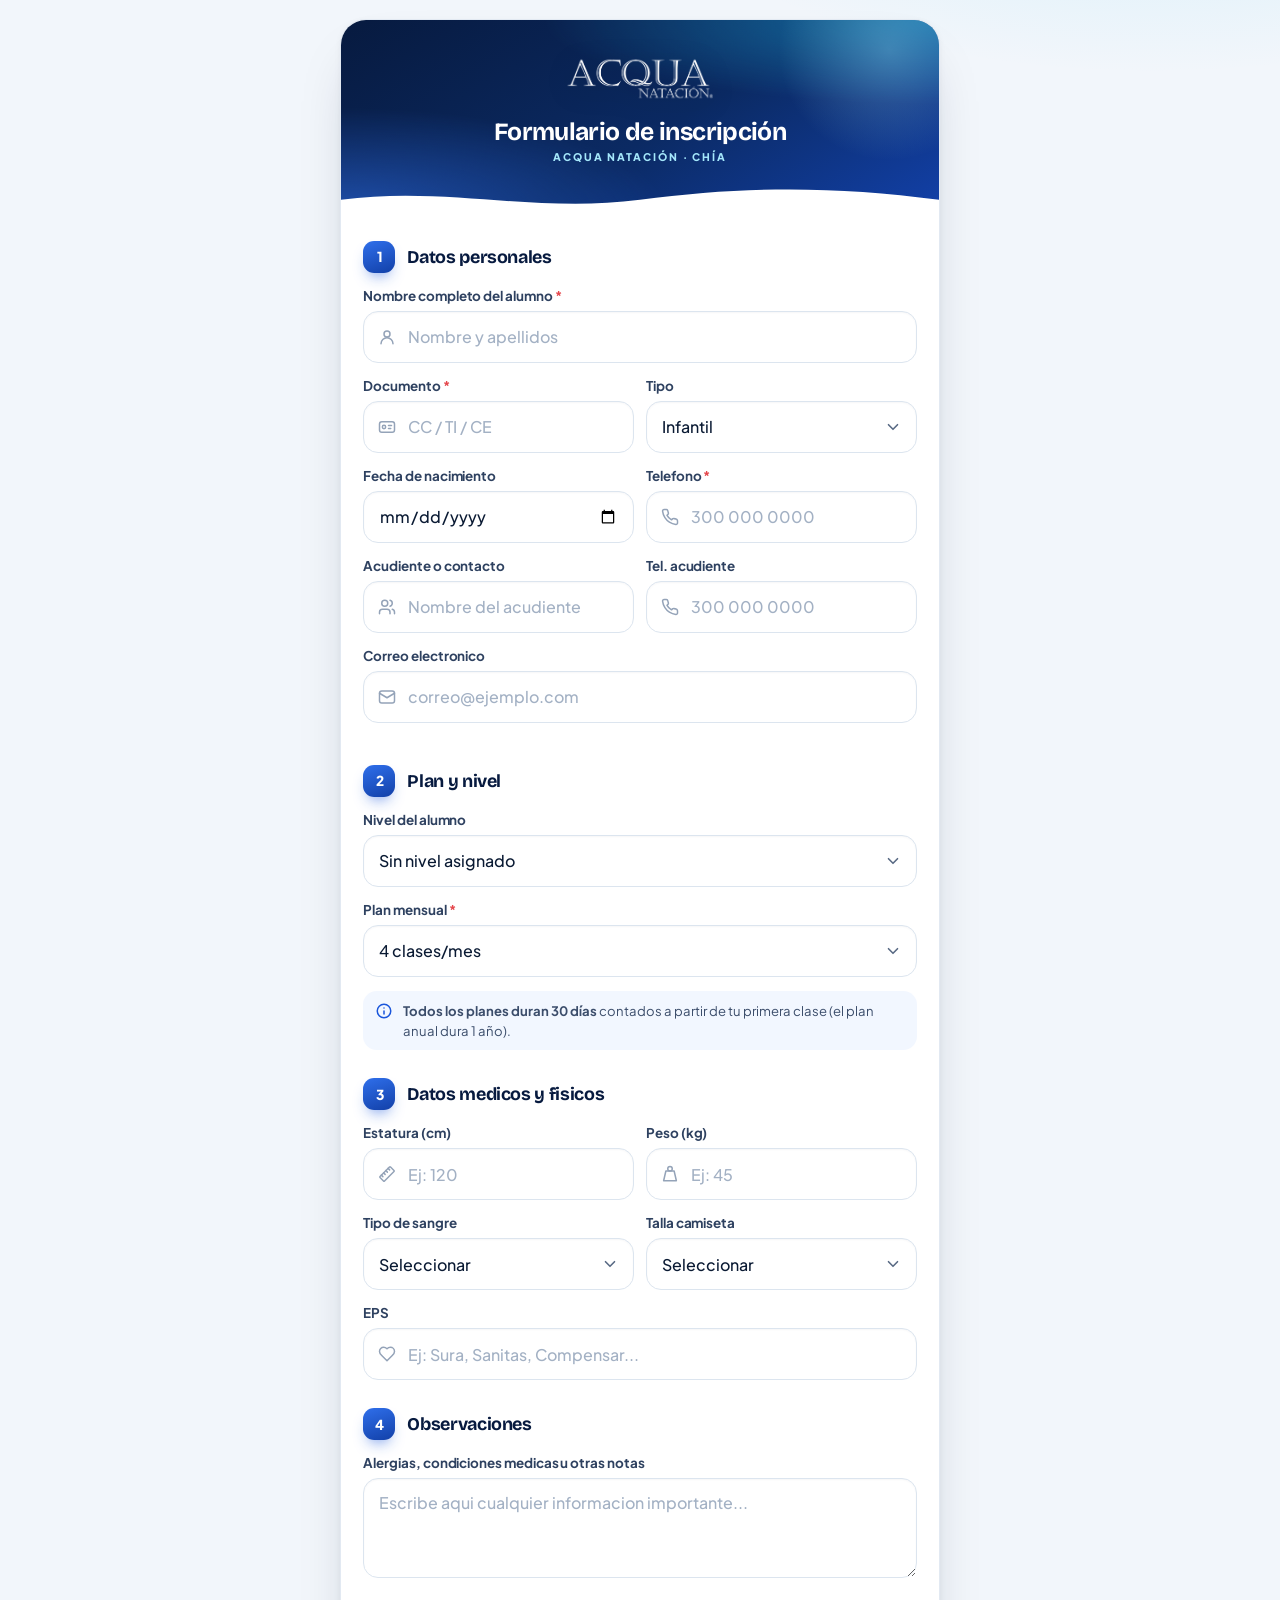
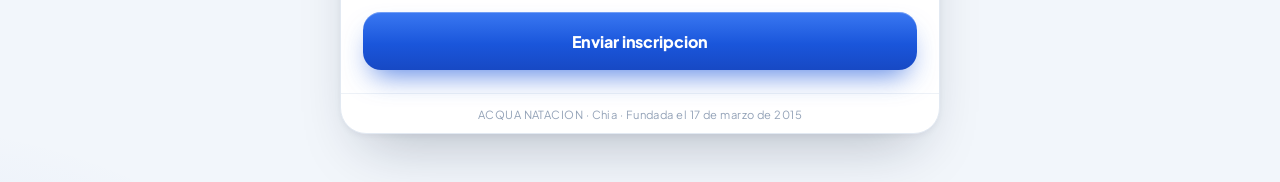
<file: registro-acqua.html>
<!DOCTYPE html>
<html lang="es">
<head>
<meta charset="UTF-8">
<meta name="viewport" content="width=device-width, initial-scale=1.0">
<title>Registro — ACQUA NATACIÓN</title>
<style>
*{box-sizing:border-box;margin:0;padding:0}
body{font-family:-apple-system,BlinkMacSystemFont,"Helvetica Neue",Arial,sans-serif;background:#F2F2F7;min-height:100vh;padding:1.2rem 1rem 3rem}
.card{max-width:500px;margin:0 auto;background:#fff;border-radius:20px;overflow:hidden;box-shadow:0 8px 32px rgba(0,0,0,.12)}
.card-header{background:linear-gradient(135deg,#03045E 0%,#0077B6 100%);padding:1.6rem 1.4rem 1.3rem;color:#fff;text-align:center}
.card-header img{height:44px;margin-bottom:8px;filter:brightness(0) invert(1);object-fit:contain}
.card-header h1{font-size:1.15rem;font-weight:700}
.card-header p{font-size:.75rem;opacity:.75;margin-top:3px;letter-spacing:.06em;text-transform:uppercase}
.body{padding:1.4rem}
.section-title{font-size:.72rem;font-weight:700;color:#0077B6;text-transform:uppercase;letter-spacing:.1em;margin:1.2rem 0 .7rem;padding-bottom:4px;border-bottom:1.5px solid #BFDBFE}
.section-title:first-child{margin-top:0}
.grid{display:grid;gap:10px}
.grid.cols2{grid-template-columns:1fr 1fr}
.field label{display:block;font-size:.72rem;font-weight:600;color:#6B7280;margin-bottom:4px;text-transform:uppercase;letter-spacing:.05em}
.field .req{color:#EF4444}
.field input,.field select,.field textarea{width:100%;padding:10px 13px;border:1.5px solid #E5E7EB;border-radius:10px;font-size:.93rem;color:#111;outline:none;background:#fff;transition:border-color .2s;font-family:inherit}
.field textarea{resize:vertical;min-height:72px}
.field input:focus,.field select:focus,.field textarea:focus{border-color:#0077B6}
.btn-submit{width:100%;padding:15px;background:linear-gradient(135deg,#03045E,#0077B6);color:#fff;border:none;border-radius:12px;font-size:1rem;font-weight:700;cursor:pointer;margin-top:1rem;transition:opacity .2s}
.btn-submit:hover{opacity:.9}
.btn-submit:disabled{opacity:.5;cursor:not-allowed}
.success{display:none;text-align:center;padding:2rem 1rem}
.success-icon{width:72px;height:72px;border-radius:50%;background:linear-gradient(135deg,#34C759,#2da44e);color:#fff;font-size:2.5rem;line-height:72px;margin:0 auto 1rem}
.success-title{font-size:1.15rem;font-weight:800;color:#0a2472;margin-bottom:6px}
.success-sub{font-size:.85rem;color:#6B7280;line-height:1.6}
.success-code{display:inline-block;background:#EFF6FF;border:1.5px solid #BFDBFE;border-radius:10px;padding:8px 18px;font-size:1.1rem;font-weight:800;color:#1E40AF;margin:12px 0}
.error-msg{background:#FEF2F2;border:1px solid #FECACA;border-radius:10px;padding:10px 14px;font-size:.84rem;color:#991B1B;margin-top:10px;display:none}
.footer{text-align:center;padding:.8rem;font-size:.7rem;color:#9CA3AF;border-top:1px solid #F3F4F6}
@media(max-width:400px){.grid.cols2{grid-template-columns:1fr}}
</style>
<link rel="preconnect" href="https://fonts.googleapis.com">
<link rel="preconnect" href="https://fonts.gstatic.com" crossorigin>
<link href="https://fonts.googleapis.com/css2?family=Bricolage+Grotesque:opsz,wght@12..96,600;12..96,700;12..96,800&family=Plus+Jakarta+Sans:wght@400;500;600;700;800&display=swap" rel="stylesheet">
<meta name="theme-color" content="#071A3F">
<style id="acqua-theme">/* Tema ACQUA "Agua premium" v2 — capa visual unificada */
:root{--a-navy:#071A3F;--a-blue:#1A56DB;--a-blue2:#2F6FEB;--a-blue3:#1240A8;--a-cyan:#22C3F0;--a-cyan2:#A5E8FB;--a-ink:#0A1A33;--a-ink2:#2E4160;--a-muted:#5A6B85;--a-line:#E2E9F2;--a-soft:#F6F9FD;--a-ok:#0E9F6E;
--a-water:radial-gradient(120% 80% at 100% 0%,rgba(34,195,240,.45) 0%,rgba(34,195,240,0) 55%),radial-gradient(90% 90% at 0% 100%,rgba(47,111,235,.55) 0%,rgba(47,111,235,0) 60%),linear-gradient(150deg,#071A3F 0%,#0B2A63 55%,#1240A8 100%)}
body{font-family:'Plus Jakarta Sans',-apple-system,BlinkMacSystemFont,"Segoe UI",Roboto,sans-serif !important;background:radial-gradient(900px 420px at 90% -10%,rgba(34,195,240,.16),transparent 60%),radial-gradient(700px 400px at -10% 110%,rgba(26,86,219,.08),transparent 60%),#F2F6FB !important;color:var(--a-ink);-webkit-font-smoothing:antialiased}
button,input,select,textarea{font-family:inherit}
@keyframes a-rise{from{opacity:0;transform:translateY(12px)}to{opacity:1;transform:none}}
@keyframes a-pop{from{opacity:0;transform:scale(.8)}to{opacity:1;transform:none}}
@media (prefers-reduced-motion:reduce){*{animation:none!important;transition:none!important}}

.card{border-radius:26px !important;border:1px solid var(--a-line);box-shadow:0 2px 6px rgba(10,26,51,.05),0 30px 60px -24px rgba(10,26,51,.28) !important;animation:a-rise .5s cubic-bezier(.22,1,.36,1)}
.card-header{position:relative;overflow:hidden;background:var(--a-water) !important;padding:2rem 1.4rem 2.8rem !important}
.card-header::before{content:"";position:absolute;right:-70px;top:-90px;width:240px;height:240px;border-radius:50%;background:radial-gradient(circle,rgba(165,232,251,.3),transparent 65%)}
.card-header::after{content:"";position:absolute;left:0;right:0;bottom:-1px;height:26px;background:url("data:image/svg+xml,%3Csvg xmlns='http://www.w3.org/2000/svg' viewBox='0 0 400 30' preserveAspectRatio='none'%3E%3Cpath d='M0 16 C70 0 130 32 200 16 S330 0 400 16 V30 H0Z' fill='%23fff'/%3E%3C/svg%3E") bottom/100% 26px no-repeat}
.card-header img{position:relative;height:46px !important;filter:drop-shadow(0 4px 14px rgba(0,0,0,.25)) !important}
.card-header h1{position:relative;font-family:'Bricolage Grotesque','Plus Jakarta Sans',sans-serif;font-size:1.55rem !important;font-weight:700 !important;letter-spacing:-.025em !important;margin-top:4px}
.card-header p{position:relative;color:var(--a-cyan2) !important;opacity:1 !important;font-weight:800;letter-spacing:.18em !important;font-size:.66rem !important}
.section-title{display:flex;align-items:center;gap:10px;color:var(--a-blue) !important;border:0 !important;font-weight:800 !important;letter-spacing:.14em !important;font-size:.68rem !important}
.section-title::after{content:"";flex:1;height:1px;background:var(--a-line)}
.field label{text-transform:none !important;letter-spacing:0 !important;font-size:.8rem !important;color:var(--a-ink2) !important;font-weight:650 !important;margin-bottom:6px !important}
.field input,.field select,.field textarea{background:var(--a-soft) !important;border:1px solid var(--a-line) !important;border-radius:12px !important;min-height:46px;font-size:16px !important;color:var(--a-ink) !important;font-weight:500;transition:border-color .15s,box-shadow .15s,background .15s}
.field input:hover,.field select:hover,.field textarea:hover{border-color:#CBD6E4 !important}
.field input:focus,.field select:focus,.field textarea:focus{border-color:var(--a-blue) !important;background:#fff !important;box-shadow:0 0 0 4px rgba(26,86,219,.16)}
.field .req{color:#E5484D !important}
.btn-submit,.btn-sign{background:linear-gradient(180deg,var(--a-blue2),var(--a-blue)) !important;border-radius:999px !important;min-height:56px;font-weight:800 !important;letter-spacing:-.005em;box-shadow:0 1px 2px rgba(10,26,51,.12),0 12px 26px -8px rgba(26,86,219,.65);transition:transform .15s,box-shadow .15s,opacity .15s !important}
.btn-submit:hover,.btn-sign:hover{opacity:1 !important;transform:translateY(-1px);box-shadow:0 1px 2px rgba(10,26,51,.12),0 16px 30px -8px rgba(26,86,219,.75)}
.btn-submit:active,.btn-sign:active{transform:scale(.98)}
.success-icon{width:84px !important;height:84px !important;line-height:84px !important;font-size:2.6rem !important;background:radial-gradient(120% 120% at 30% 20%,#34D399,var(--a-ok) 60%,#047857) !important;box-shadow:0 0 0 10px rgba(14,159,110,.12),0 14px 30px -10px rgba(14,159,110,.7);animation:a-pop .45s cubic-bezier(.34,1.56,.64,1)}
.success-title{font-family:'Bricolage Grotesque',sans-serif;color:var(--a-navy) !important;font-size:1.5rem !important;font-weight:700 !important;letter-spacing:-.02em}
.success-sub{color:var(--a-muted) !important}
.success-code{font-family:'Bricolage Grotesque',sans-serif;background:rgba(26,86,219,.07) !important;border:1.5px dashed rgba(26,86,219,.4) !important;color:var(--a-blue3) !important;font-size:1.8rem !important;letter-spacing:.06em;border-radius:16px !important;padding:10px 22px !important}
.success-meta{border-radius:14px !important}
.error-msg,.error-box{border-radius:14px !important}
.footer{color:#94A3B8 !important;border-top-color:#EEF2F7 !important;letter-spacing:.04em}

/* ── Kit de formularios ACQUA ── */
.field{margin-bottom:14px}
.field label,.field>span{display:block;text-transform:none !important;letter-spacing:-.005em !important;font-size:.84rem !important;font-weight:700 !important;color:var(--a-ink2) !important;margin-bottom:7px !important}
.field input:not([type=checkbox]):not([type=radio]),.field select,.field textarea{
  width:100%;min-height:52px !important;padding:12px 15px !important;border-radius:15px !important;
  background-color:#fff !important;border:1.5px solid #DCE5EF !important;color:var(--a-ink) !important;font-size:16px !important;font-weight:500;
  box-shadow:inset 0 1px 2px rgba(10,26,51,.04) !important;transition:border-color .15s,box-shadow .2s,background-color .15s;-webkit-appearance:none;appearance:none}
.field input[type=date]{min-width:0}
.field textarea{min-height:100px !important;line-height:1.5}
.field select{background-image:url("data:image/svg+xml,%3Csvg xmlns='http://www.w3.org/2000/svg' viewBox='0 0 24 24' fill='none' stroke='%235A6B85' stroke-width='2.2' stroke-linecap='round' stroke-linejoin='round'%3E%3Cpath d='m6 9 6 6 6-6'/%3E%3C/svg%3E") !important;background-repeat:no-repeat !important;background-position:right 14px center !important;background-size:18px !important;padding-right:42px !important}
.field input::placeholder,.field textarea::placeholder{color:#A3B1C4 !important}
.field input:hover,.field select:hover,.field textarea:hover{border-color:#C3D1E2 !important}
.field input:focus,.field select:focus,.field textarea:focus{outline:none;border-color:var(--a-blue) !important;box-shadow:0 0 0 4px rgba(26,86,219,.15) !important}
.field input[readonly]{background-color:#F1F5FA !important;color:var(--a-ink2) !important}
.field input:not([type=checkbox]):not([type=radio])[name="name"],
.field input:not([type=checkbox]):not([type=radio])[name="guestName"],
.field input:not([type=checkbox]):not([type=radio])[name="signatureName"],
.field input:not([type=checkbox]):not([type=radio])[name="pname"],
.field input:not([type=checkbox]):not([type=radio])[name="sname"],
.field input:not([type=checkbox]):not([type=radio])[id="signName"]{background-image:url("data:image/svg+xml,%3Csvg xmlns='http://www.w3.org/2000/svg' viewBox='0 0 24 24' fill='none' stroke='%2394A3B8' stroke-width='2' stroke-linecap='round' stroke-linejoin='round'%3E%3Ccircle cx=%2212%22 cy=%228%22 r=%224%22/%3E%3Cpath d=%22M20 21a8 8 0 0 0-16 0%22/%3E%3C/svg%3E") !important;background-repeat:no-repeat !important;background-position:14px 50% !important;background-size:18px !important;padding-left:44px !important}
.field input:not([type=checkbox]):not([type=radio])[name="responsible"],
.field input:not([type=checkbox]):not([type=radio])[name="emname"],
.field input:not([type=checkbox]):not([type=radio])[name="tname"],
.field input:not([type=checkbox]):not([type=radio])[name="trel"]{background-image:url("data:image/svg+xml,%3Csvg xmlns='http://www.w3.org/2000/svg' viewBox='0 0 24 24' fill='none' stroke='%2394A3B8' stroke-width='2' stroke-linecap='round' stroke-linejoin='round'%3E%3Cpath d=%22M16 21v-2a4 4 0 0 0-4-4H6a4 4 0 0 0-4 4v2%22/%3E%3Ccircle cx=%229%22 cy=%227%22 r=%224%22/%3E%3Cpath d=%22M22 21v-2a4 4 0 0 0-3-3.87M16 3.13a4 4 0 0 1 0 7.75%22/%3E%3C/svg%3E") !important;background-repeat:no-repeat !important;background-position:14px 50% !important;background-size:18px !important;padding-left:44px !important}
.field input:not([type=checkbox]):not([type=radio])[name="documento"],
.field input:not([type=checkbox]):not([type=radio])[name="signatureDocument"],
.field input:not([type=checkbox]):not([type=radio])[name="pdoc"],
.field input:not([type=checkbox]):not([type=radio])[name="tdoc"],
.field input:not([type=checkbox]):not([type=radio])[name="sdoc"],
.field input:not([type=checkbox]):not([type=radio])[name="vdoc"],
.field input:not([type=checkbox]):not([type=radio])[id="signDoc"]{background-image:url("data:image/svg+xml,%3Csvg xmlns='http://www.w3.org/2000/svg' viewBox='0 0 24 24' fill='none' stroke='%2394A3B8' stroke-width='2' stroke-linecap='round' stroke-linejoin='round'%3E%3Crect x=%222%22 y=%225%22 width=%2220%22 height=%2214%22 rx=%223%22/%3E%3Ccircle cx=%228%22 cy=%2212%22 r=%222.2%22/%3E%3Cpath d=%22M14 10h4M14 14h3%22/%3E%3C/svg%3E") !important;background-repeat:no-repeat !important;background-position:14px 50% !important;background-size:18px !important;padding-left:44px !important}
.field input:not([type=checkbox]):not([type=radio])[name="phone"],
.field input:not([type=checkbox]):not([type=radio])[name="phoneAcudiente"],
.field input:not([type=checkbox]):not([type=radio])[name="guestPhone"],
.field input:not([type=checkbox]):not([type=radio])[name="pphone"],
.field input:not([type=checkbox]):not([type=radio])[name="emphone"],
.field input:not([type=checkbox]):not([type=radio])[name="tphone"],
.field input:not([type=checkbox]):not([type=radio])[name="vtel"]{background-image:url("data:image/svg+xml,%3Csvg xmlns='http://www.w3.org/2000/svg' viewBox='0 0 24 24' fill='none' stroke='%2394A3B8' stroke-width='2' stroke-linecap='round' stroke-linejoin='round'%3E%3Cpath d=%22M22 16.9v3a2 2 0 0 1-2.2 2 19.8 19.8 0 0 1-8.6-3.1 19.5 19.5 0 0 1-6-6A19.8 19.8 0 0 1 2.1 4.2 2 2 0 0 1 4.1 2h3a2 2 0 0 1 2 1.7c.1.9.4 1.8.7 2.7a2 2 0 0 1-.5 2.1L8 9.8a16 16 0 0 0 6 6l1.3-1.3a2 2 0 0 1 2.1-.4c.9.3 1.8.6 2.7.7a2 2 0 0 1 1.7 2Z%22/%3E%3C/svg%3E") !important;background-repeat:no-repeat !important;background-position:14px 50% !important;background-size:18px !important;padding-left:44px !important}
.field input:not([type=checkbox]):not([type=radio])[name="email"],
.field input:not([type=checkbox]):not([type=radio])[name="pemail"]{background-image:url("data:image/svg+xml,%3Csvg xmlns='http://www.w3.org/2000/svg' viewBox='0 0 24 24' fill='none' stroke='%2394A3B8' stroke-width='2' stroke-linecap='round' stroke-linejoin='round'%3E%3Crect x=%222%22 y=%224%22 width=%2220%22 height=%2216%22 rx=%223%22/%3E%3Cpath d=%22m22 7-10 6L2 7%22/%3E%3C/svg%3E") !important;background-repeat:no-repeat !important;background-position:14px 50% !important;background-size:18px !important;padding-left:44px !important}
.field input:not([type=checkbox]):not([type=radio])[name="code"]{background-image:url("data:image/svg+xml,%3Csvg xmlns='http://www.w3.org/2000/svg' viewBox='0 0 24 24' fill='none' stroke='%2394A3B8' stroke-width='2' stroke-linecap='round' stroke-linejoin='round'%3E%3Cpath d=%22M4 9h16M4 15h16M10 3 8 21M16 3l-2 18%22/%3E%3C/svg%3E") !important;background-repeat:no-repeat !important;background-position:14px 50% !important;background-size:18px !important;padding-left:44px !important}
.field input:not([type=checkbox]):not([type=radio])[name="eventPlace"]{background-image:url("data:image/svg+xml,%3Csvg xmlns='http://www.w3.org/2000/svg' viewBox='0 0 24 24' fill='none' stroke='%2394A3B8' stroke-width='2' stroke-linecap='round' stroke-linejoin='round'%3E%3Cpath d=%22M20 10c0 5-8 12-8 12S4 15 4 10a8 8 0 1 1 16 0Z%22/%3E%3Ccircle cx=%2212%22 cy=%2210%22 r=%223%22/%3E%3C/svg%3E") !important;background-repeat:no-repeat !important;background-position:14px 50% !important;background-size:18px !important;padding-left:44px !important}
.field input:not([type=checkbox]):not([type=radio])[name="valor"],
.field input:not([type=checkbox]):not([type=radio])[name="eventValor"]{background-image:url("data:image/svg+xml,%3Csvg xmlns='http://www.w3.org/2000/svg' viewBox='0 0 24 24' fill='none' stroke='%2394A3B8' stroke-width='2' stroke-linecap='round' stroke-linejoin='round'%3E%3Cpath d=%22M12 2v20%22/%3E%3Cpath d=%22M17 5H9.5a3.5 3.5 0 0 0 0 7H14a3.5 3.5 0 0 1 0 7H6%22/%3E%3C/svg%3E") !important;background-repeat:no-repeat !important;background-position:14px 50% !important;background-size:18px !important;padding-left:44px !important}
.field input:not([type=checkbox]):not([type=radio])[name="eps"],
.field input:not([type=checkbox]):not([type=radio])[name="peps"]{background-image:url("data:image/svg+xml,%3Csvg xmlns='http://www.w3.org/2000/svg' viewBox='0 0 24 24' fill='none' stroke='%2394A3B8' stroke-width='2' stroke-linecap='round' stroke-linejoin='round'%3E%3Cpath d=%22M19 14c1.5-1.5 3-3.2 3-5.5A5.5 5.5 0 0 0 16.5 3c-1.8 0-3 .5-4.5 2-1.5-1.5-2.7-2-4.5-2A5.5 5.5 0 0 0 2 8.5c0 2.3 1.5 4 3 5.5l7 7Z%22/%3E%3C/svg%3E") !important;background-repeat:no-repeat !important;background-position:14px 50% !important;background-size:18px !important;padding-left:44px !important}
.field input:not([type=checkbox]):not([type=radio])[name="talla"],
.field input:not([type=checkbox]):not([type=radio])[name="pheight"]{background-image:url("data:image/svg+xml,%3Csvg xmlns='http://www.w3.org/2000/svg' viewBox='0 0 24 24' fill='none' stroke='%2394A3B8' stroke-width='2' stroke-linecap='round' stroke-linejoin='round'%3E%3Cpath d=%22M21.3 8.7 8.7 21.3a1 1 0 0 1-1.4 0l-4.6-4.6a1 1 0 0 1 0-1.4L15.3 2.7a1 1 0 0 1 1.4 0l4.6 4.6a1 1 0 0 1 0 1.4Z%22/%3E%3Cpath d=%22m7.5 10.5 2 2M10.5 7.5l2 2M13.5 4.5l2 2M4.5 13.5l2 2%22/%3E%3C/svg%3E") !important;background-repeat:no-repeat !important;background-position:14px 50% !important;background-size:18px !important;padding-left:44px !important}
.field input:not([type=checkbox]):not([type=radio])[name="peso"],
.field input:not([type=checkbox]):not([type=radio])[name="pweight"]{background-image:url("data:image/svg+xml,%3Csvg xmlns='http://www.w3.org/2000/svg' viewBox='0 0 24 24' fill='none' stroke='%2394A3B8' stroke-width='2' stroke-linecap='round' stroke-linejoin='round'%3E%3Ccircle cx=%2212%22 cy=%225%22 r=%223%22/%3E%3Cpath d=%22M6.5 8h11l3 13h-17Z%22/%3E%3C/svg%3E") !important;background-repeat:no-repeat !important;background-position:14px 50% !important;background-size:18px !important;padding-left:44px !important}
.field input:not([type=checkbox]):not([type=radio])[name="eventName"],
.field input:not([type=checkbox]):not([type=radio])[name="iEventName"],
.field input:not([type=checkbox]):not([type=radio])[name="concepto"],
.field input:not([type=checkbox]):not([type=radio])[name="eventOrganizador"],
.field input:not([type=checkbox]):not([type=radio])[name="iEventDesc"]{background-image:url("data:image/svg+xml,%3Csvg xmlns='http://www.w3.org/2000/svg' viewBox='0 0 24 24' fill='none' stroke='%2394A3B8' stroke-width='2' stroke-linecap='round' stroke-linejoin='round'%3E%3Cpath d=%22M12 2H2v10l9.3 9.3a1 1 0 0 0 1.4 0l8.6-8.6a1 1 0 0 0 0-1.4Z%22/%3E%3Ccircle cx=%227%22 cy=%227%22 r=%221.5%22/%3E%3C/svg%3E") !important;background-repeat:no-repeat !important;background-position:14px 50% !important;background-size:18px !important;padding-left:44px !important}
.field input:not([type=checkbox]):not([type=radio])[name="eventHorario"]{background-image:url("data:image/svg+xml,%3Csvg xmlns='http://www.w3.org/2000/svg' viewBox='0 0 24 24' fill='none' stroke='%2394A3B8' stroke-width='2' stroke-linecap='round' stroke-linejoin='round'%3E%3Ccircle cx=%2212%22 cy=%2212%22 r=%229%22/%3E%3Cpath d=%22M12 7v5l3 2%22/%3E%3C/svg%3E") !important;background-repeat:no-repeat !important;background-position:14px 50% !important;background-size:18px !important;padding-left:44px !important}
.req{color:#E5484D !important}
.hint{position:relative;padding:10px 12px 10px 40px !important;margin:2px 0 14px !important;border-radius:14px;background:#F2F7FF url("data:image/svg+xml,%3Csvg xmlns='http://www.w3.org/2000/svg' viewBox='0 0 24 24' fill='none' stroke='%231A56DB' stroke-width='2' stroke-linecap='round' stroke-linejoin='round'%3E%3Ccircle cx=%2212%22 cy=%2212%22 r=%229%22/%3E%3Cpath d=%22M12 16v-4M12 8h.01%22/%3E%3C/svg%3E") no-repeat 12px 11px/18px;color:#3B4D6B !important;font-size:.82rem !important;line-height:1.5}
.alert{position:relative;padding:12px 14px 12px 42px !important;border-radius:14px !important;font-size:.86rem;font-weight:600}
.alert.err{background:#FEF3F2 url("data:image/svg+xml,%3Csvg xmlns='http://www.w3.org/2000/svg' viewBox='0 0 24 24' fill='none' stroke='%23D92D20' stroke-width='2' stroke-linecap='round' stroke-linejoin='round'%3E%3Ccircle cx=%2212%22 cy=%2212%22 r=%229%22/%3E%3Cpath d=%22M12 8v5M12 16h.01%22/%3E%3C/svg%3E") no-repeat 13px 12px/19px !important;border:1px solid #FECDCA !important;color:#B42318 !important}
.alert.ok{background:#ECFDF3 url("data:image/svg+xml,%3Csvg xmlns='http://www.w3.org/2000/svg' viewBox='0 0 24 24' fill='none' stroke='%23039855' stroke-width='2' stroke-linecap='round' stroke-linejoin='round'%3E%3Cpath d=%22m5 12.5 4.5 4.5L19 7.5%22/%3E%3C/svg%3E") no-repeat 13px 12px/19px !important;border:1px solid #ABEFC6 !important;color:#067647 !important}
.consent,.consent-wrap{display:flex;gap:12px;align-items:flex-start;padding:14px !important;border-radius:16px !important;border:1.5px solid #DCE5EF !important;background:#fff !important;cursor:pointer;transition:border-color .15s,background .15s}
.consent:has(input:checked),.consent-wrap:has(input:checked){border-color:rgba(14,159,110,.5) !important;background:linear-gradient(90deg,rgba(14,159,110,.08),#fff 70%) !important}
.consent input[type=checkbox],.consent-wrap input[type=checkbox]{-webkit-appearance:none;appearance:none;flex:0 0 auto;width:24px !important;height:24px !important;margin:0 !important;border-radius:8px;border:2px solid #B8C6D8;background:#fff;cursor:pointer;transition:all .15s;display:grid;place-items:center}
.consent input[type=checkbox]:checked,.consent-wrap input[type=checkbox]:checked{background:var(--a-ok) url("data:image/svg+xml,%3Csvg xmlns='http://www.w3.org/2000/svg' viewBox='0 0 24 24' fill='none' stroke='%23fff' stroke-width='3.4' stroke-linecap='round' stroke-linejoin='round'%3E%3Cpath d='m5 12.5 4.5 4.5L19 7.5'/%3E%3C/svg%3E") center/16px no-repeat;border-color:var(--a-ok);box-shadow:0 4px 10px -3px rgba(14,159,110,.6)}
.consent input:focus-visible,.consent-wrap input:focus-visible{outline:3px solid rgba(26,86,219,.4);outline-offset:2px}
.consent span,.consent-wrap span{font-size:.86rem !important;color:var(--a-ink2) !important;line-height:1.5;font-weight:600}
@keyframes a-pulse{0%{box-shadow:0 0 0 0 rgba(26,86,219,.45)}100%{box-shadow:0 0 0 14px rgba(26,86,219,0)}}

.section-title{display:flex !important;align-items:center;gap:12px;font-family:'Bricolage Grotesque','Plus Jakarta Sans',sans-serif !important;font-size:1.12rem !important;font-weight:700 !important;letter-spacing:-.02em !important;text-transform:none !important;color:var(--a-navy) !important;border:0 !important;padding:0 !important;margin:28px 0 14px !important;counter-increment:paso}
.section-title::before{content:counter(paso);flex:0 0 auto;display:grid;place-items:center;width:32px;height:32px;border-radius:11px;background:linear-gradient(160deg,#2F6FEB,#1240A8);color:#fff;font-family:'Plus Jakarta Sans',sans-serif;font-size:.86rem;font-weight:800;box-shadow:0 8px 16px -8px rgba(26,86,219,.9)}
.section-title::after{display:none !important}
.section-title:first-child,.section-title:first-of-type{margin-top:4px !important}

.card{max-width:600px !important}
.card-header{padding:2.2rem 1.4rem 3rem !important}
.body{padding:1.6rem 1.4rem 1.4rem !important}
#regForm{counter-reset:paso}
.grid{gap:0 12px !important}
.grid.cols2{grid-template-columns:1fr 1fr}
@media(max-width:420px){.grid.cols2{grid-template-columns:1fr !important}}

.btn-submit{min-height:58px !important;border-radius:18px !important;background:linear-gradient(180deg,#3A78F2 0%,#1A56DB 55%,#1749C4 100%) !important;box-shadow:inset 0 1px 0 rgba(255,255,255,.28),0 14px 28px -10px rgba(26,86,219,.75) !important}
</style>
</head>
<body>
<div class="card">
  <div class="card-header">
    <img src="assets/logo-acqua-blanco.png" alt="ACQUA NATACIÓN">
    <h1>Formulario de inscripción</h1>
    <p>ACQUA NATACIÓN · Chía</p>
  </div>

  <div class="body">
    <form id="regForm">

      <p class="section-title">Datos personales</p>
      <div class="grid">
        <div class="field">
          <label>Nombre completo del alumno <span class="req">*</span></label>
          <input name="name" type="text" autocomplete="name" placeholder="Nombre y apellidos" required>
        </div>
        <div class="grid cols2">
          <div class="field">
            <label>Documento <span class="req">*</span></label>
            <input name="documento" inputmode="numeric" placeholder="CC / TI / CE" required>
          </div>
          <div class="field">
            <label>Tipo</label>
            <select name="category">
              <option value="Infantil">Infantil</option>
              <option value="Adulto">Adulto</option>
              <option value="Matronatacion">Matronatacion</option>
            </select>
          </div>
        </div>
        <div class="grid cols2">
          <div class="field">
            <label>Fecha de nacimiento</label>
            <input name="birthdate" type="date">
          </div>
          <div class="field">
            <label>Telefono <span class="req">*</span></label>
            <input name="phone" type="tel" inputmode="numeric" placeholder="300 000 0000" required>
          </div>
        </div>
        <div class="grid cols2">
          <div class="field">
            <label>Acudiente o contacto</label>
            <input name="responsible" placeholder="Nombre del acudiente">
          </div>
          <div class="field">
            <label>Tel. acudiente</label>
            <input name="phoneAcudiente" type="tel" inputmode="numeric" placeholder="300 000 0000">
          </div>
        </div>
        <div class="field">
          <label>Correo electronico</label>
          <input name="email" type="email" placeholder="correo@ejemplo.com">
        </div>
      </div>

      <p class="section-title">Plan y nivel</p>
      <div class="field">
        <label>Nivel del alumno</label>
        <select name="nivel">
          <option value="">Sin nivel asignado</option>
          <option value="1">Nivel 1</option>
          <option value="2">Nivel 2</option>
          <option value="3">Nivel 3</option>
          <option value="4">Nivel 4</option>
          <option value="5">Nivel 5</option>
          <option value="6">Nivel 6</option>
          <option value="7">Nivel 7</option>
          <option value="8">Nivel 8</option>
        </select>
      </div>
      <div class="field">
        <label>Plan mensual <span class="req">*</span></label>
        <select name="planType" id="planSelect">
          <option value="1_practica">1 practica libre</option>
          <option value="1_grupal">1 clase grupal</option>
          <option value="1_matronat">1 clase de matronatacion</option>
          <option value="4" selected>4 clases/mes</option>
          <option value="9">9 clases/mes</option>
          <option value="8_practicas">8 practicas libres</option>
          <option value="13">13 clases/mes</option>
          <option value="matronat_4">Matronatacion 4 clases/mes</option>
          <option value="matronat_8">Matronatacion 8 clases/mes</option>
          <option value="anual_4">Plan anual 4 clases/mes</option>
          <option value="anual_9">Plan anual 9 clases/mes</option>
          <option value="anual_13">Plan anual 13 clases/mes</option>
          <option value="custom">Personalizado</option>
        </select>
      </div>
      <p class="hint" style="margin-top:-4px"><strong>Todos los planes duran 30 días</strong> contados a partir de tu primera clase (el plan anual dura 1 año).</p>
      <div class="field" id="customClasesWrap" style="display:none">
        <label>Numero de clases</label>
        <input name="customClasses" type="number" min="1" max="80" value="1">
      </div>

      <p class="section-title">Datos medicos y fisicos</p>
      <div class="grid cols2">
        <div class="field">
          <label>Estatura (cm)</label>
          <input name="talla" type="number" min="30" max="250" placeholder="Ej: 120">
        </div>
        <div class="field">
          <label>Peso (kg)</label>
          <input name="peso" type="number" min="1" max="300" placeholder="Ej: 45">
        </div>
        <div class="field">
          <label>Tipo de sangre</label>
          <select name="sangre">
            <option value="">Seleccionar</option>
            <option>O+</option><option>O-</option>
            <option>A+</option><option>A-</option>
            <option>B+</option><option>B-</option>
            <option>AB+</option><option>AB-</option>
          </select>
        </div>
        <div class="field">
          <label>Talla camiseta</label>
          <select name="camiseta">
            <option value="">Seleccionar</option>
            <option>2</option><option>4</option><option>6</option><option>8</option>
            <option>10</option><option>12</option><option>14</option>
            <option>XS</option><option>S</option><option>M</option>
            <option>L</option><option>XL</option><option>XXL</option>
          </select>
        </div>
      </div>
      <div class="field">
        <label>EPS</label>
        <input name="eps" placeholder="Ej: Sura, Sanitas, Compensar...">
      </div>

      <p class="section-title">Observaciones</p>
      <div class="field">
        <label>Alergias, condiciones medicas u otras notas</label>
        <textarea name="notes" placeholder="Escribe aqui cualquier informacion importante..."></textarea>
      </div>

      <div id="errorMsg" class="error-msg"></div>
      <button type="submit" class="btn-submit" id="btnSubmit">Enviar inscripcion</button>
    </form>

    <div class="success" id="successBox">
      <div class="success-icon">✓</div>
      <div class="success-title">Inscripcion recibida</div>
      <div class="success-code" id="successCode"></div>
      <div class="success-sub">Tu inscripcion fue registrada en el sistema de ACQUA NATACION. Guarda tu codigo de carnet, lo necesitaras para asistir a clases.<br><br>El equipo de ACQUA se comunicara contigo pronto para confirmar el inicio de clases.</div>
    </div>
  </div>

  <div class="footer">ACQUA NATACION · Chia · Fundada el 17 de marzo de 2015</div>
</div>

<script>
const SUPABASE_URL      = "https://sokfsbzzmrpijkmlpmag.supabase.co";
const SUPABASE_ANON_KEY = "eyJhbGciOiJIUzI1NiIsInR5cCI6IkpXVCJ9.eyJpc3MiOiJzdXBhYmFzZSIsInJlZiI6InNva2ZzYnp6bXJwaWprbWxwbWFnIiwicm9sZSI6ImFub24iLCJpYXQiOjE3Nzg2MzYyNDgsImV4cCI6MjA5NDIxMjI0OH0.bor86ohZ-u9sUl_Lr85vDHhaw7rMyCRuNiX1ZAHVSaM";

// Mostrar/ocultar campo personalizado
document.getElementById("planSelect").addEventListener("change", function(){
  document.getElementById("customClasesWrap").style.display = this.value === "custom" ? "" : "none";
});

function uid(){ return "student_"+Date.now()+"_"+Math.random().toString(16).slice(2); }

function monthKey(){
  const d=new Date();
  return d.getFullYear()+"-"+String(d.getMonth()+1).padStart(2,"0");
}

// Trae codigo y nombre de TODOS los alumnos ya existentes directamente de la
// tabla real que usa la app principal (no de la tabla vieja), para revisar
// duplicados y calcular el siguiente codigo disponible sin choques.
async function fetchExistingStudents(){
  const res = await fetch(SUPABASE_URL+"/rest/v1/students?select=code,name",
    { cache:"no-store", headers:{ apikey:SUPABASE_ANON_KEY, Authorization:"Bearer "+SUPABASE_ANON_KEY } });
  if(!res.ok) throw new Error("No se pudo conectar");
  return res.json();
}

function nextCode(existing){
  const codeSet = new Set(existing.map(s=>String(s.code||"").toUpperCase()));
  let max = 0;
  existing.forEach(s=>{ const m=String(s.code||"").match(/(\d+)$/); if(m) max=Math.max(max,Number(m[1])); });
  let candidate = "AC-"+String(max+1).padStart(4,"0");
  while(codeSet.has(candidate.toUpperCase())){ max++; candidate = "AC-"+String(max+1).padStart(4,"0"); }
  return candidate;
}

document.getElementById("regForm").addEventListener("submit", async function(e){
  e.preventDefault();
  const fd = new FormData(this);
  const name = (fd.get("name")||"").trim();
  const phone = (fd.get("phone")||"").trim();
  const documento = (fd.get("documento")||"").trim();
  const errorEl = document.getElementById("errorMsg");
  const btn = document.getElementById("btnSubmit");

  errorEl.style.display="none";
  if(!name){ errorEl.textContent="El nombre es obligatorio."; errorEl.style.display="block"; return; }
  if(!phone){ errorEl.textContent="El telefono es obligatorio."; errorEl.style.display="block"; return; }
  if(!documento){ errorEl.textContent="El documento es obligatorio."; errorEl.style.display="block"; return; }

  btn.disabled=true; btn.textContent="Enviando...";

  let existing;
  try {
    existing = await fetchExistingStudents();
  } catch(err){
    errorEl.textContent="No se pudo conectar al sistema. Intenta de nuevo en unos minutos.";
    errorEl.style.display="block"; btn.disabled=false; btn.textContent="Enviar inscripcion";
    return;
  }

  // Verificar duplicado por nombre
  const nameNorm=name.toLowerCase().replace(/\s+/g," ");
  const dup=existing.find(s=>String(s.name||"").toLowerCase().replace(/\s+/g," ")===nameNorm);
  if(dup){ errorEl.textContent="Ya existe un alumno con ese nombre ("+dup.code+"). Si crees que es un error, comunicate con ACQUA NATACION."; errorEl.style.display="block"; btn.disabled=false; btn.textContent="Enviar inscripcion"; return; }

  const planType = fd.get("planType")||"4";
  const code = nextCode(existing);
  const now = new Date().toISOString();

  // Mismo formato de columnas (snake_case) que usa la app principal para la
  // tabla "students" real.
  const row = {
    id: uid(), code, name,
    nivel: (fd.get("nivel")||""),
    category: fd.get("category")||"Infantil",
    birthdate: (fd.get("birthdate")||"").trim(),
    documento,
    phone,
    responsible: (fd.get("responsible")||"").trim(),
    phone_acudiente: (fd.get("phoneAcudiente")||"").trim(),
    email: (fd.get("email")||"").trim(),
    plan_type: planType,
    custom_classes: planType==="custom" ? String(Math.max(1,Number(fd.get("customClasses")||1))) : "",
    talla: (fd.get("talla")||"").trim(),
    peso: (fd.get("peso")||"").trim(),
    sangre: (fd.get("sangre")||"").trim(),
    eps: (fd.get("eps")||"").trim(),
    camiseta: (fd.get("camiseta")||"").trim(),
    notes: (fd.get("notes")||"").trim(),
    status: "active",
    month_key: monthKey(),
    classes_used: 0,
    bonus_classes: 0,
    plan_started_at: null,
    created_at: now, updated_at: now
  };

  let res;
  try {
    res = await fetch(SUPABASE_URL+"/rest/v1/students", {
      method:"POST",
      headers:{ "Content-Type":"application/json", apikey:SUPABASE_ANON_KEY, Authorization:"Bearer "+SUPABASE_ANON_KEY, Prefer:"return=minimal" },
      body: JSON.stringify([row])
    });
  } catch(err){ res = null; }

  if(!res || !res.ok){
    errorEl.textContent="Error al guardar. Intenta de nuevo.";
    errorEl.style.display="block";
    btn.disabled=false; btn.textContent="Enviar inscripcion";
    return;
  }

  // Mostrar exito
  document.getElementById("regForm").style.display="none";
  document.getElementById("successCode").textContent="Codigo de carnet: "+code;
  document.getElementById("successBox").style.display="block";
});
</script>
</body>
</html>
</file>
